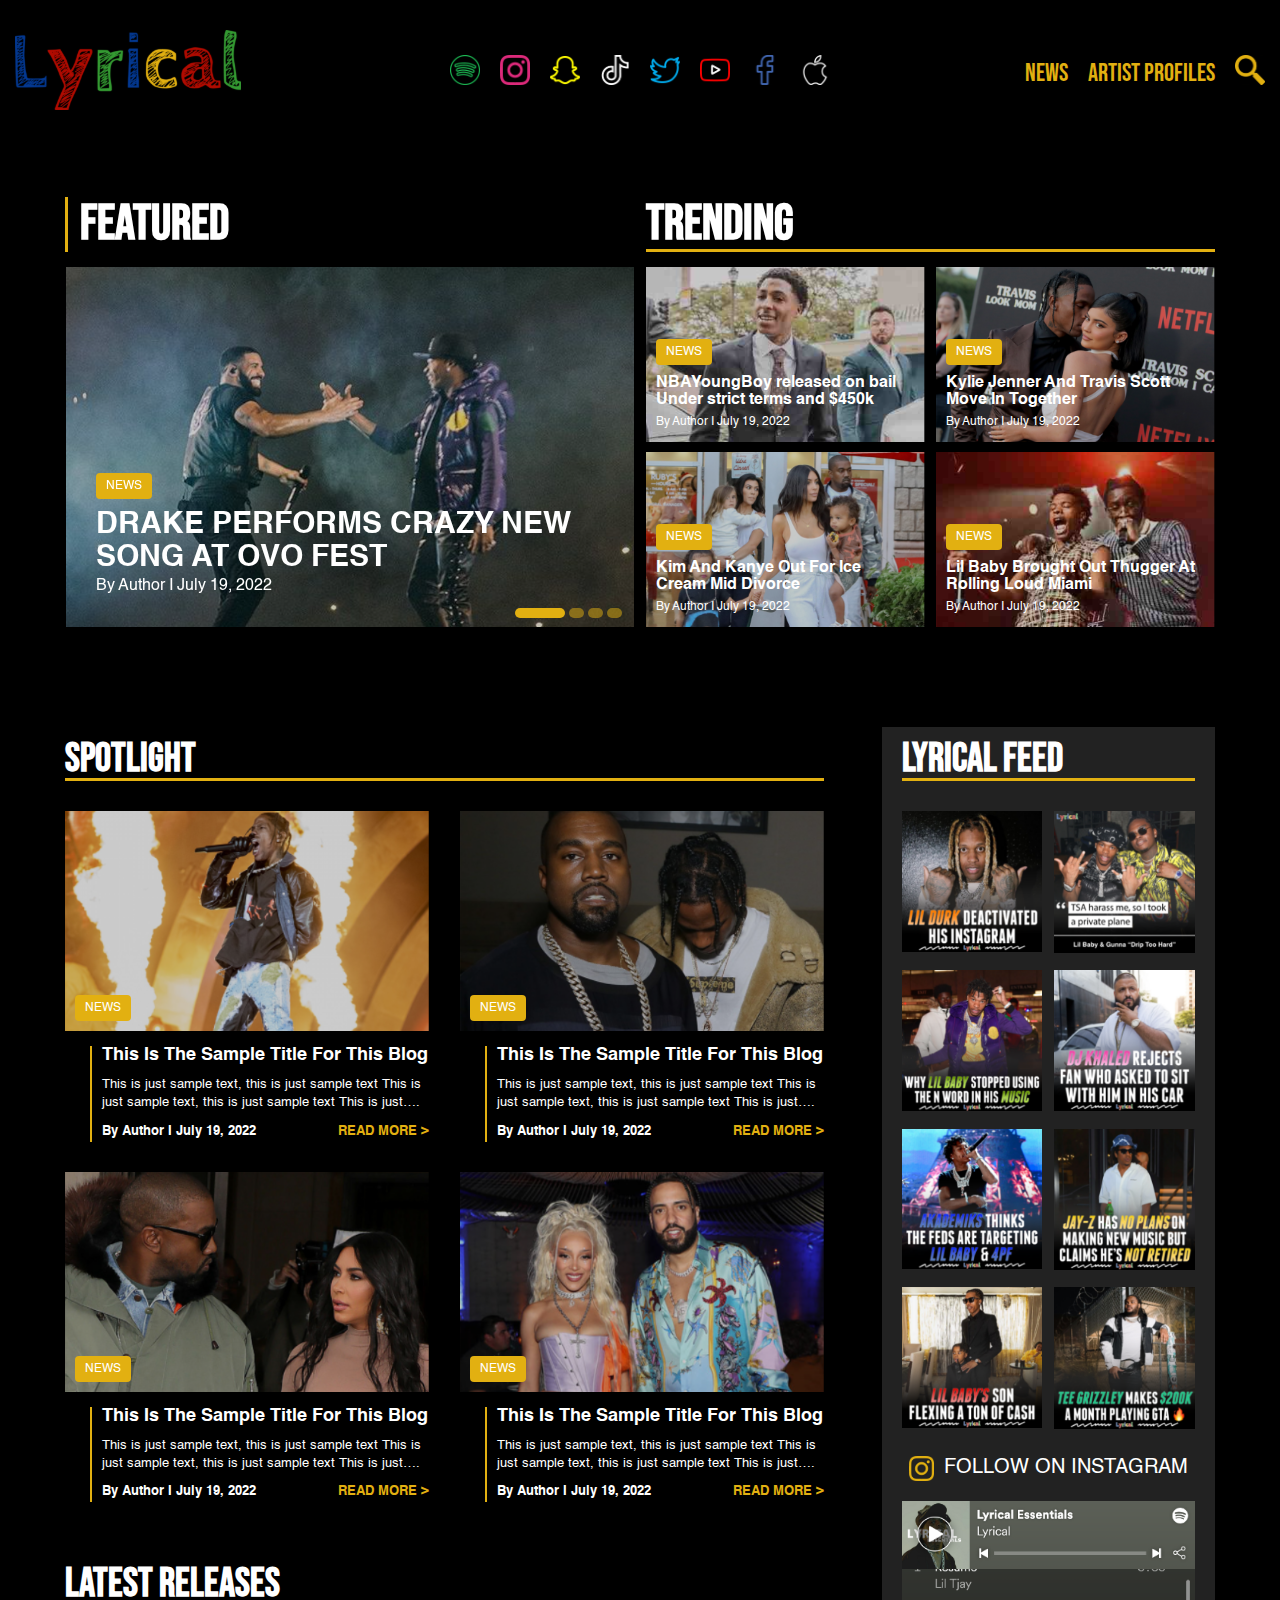
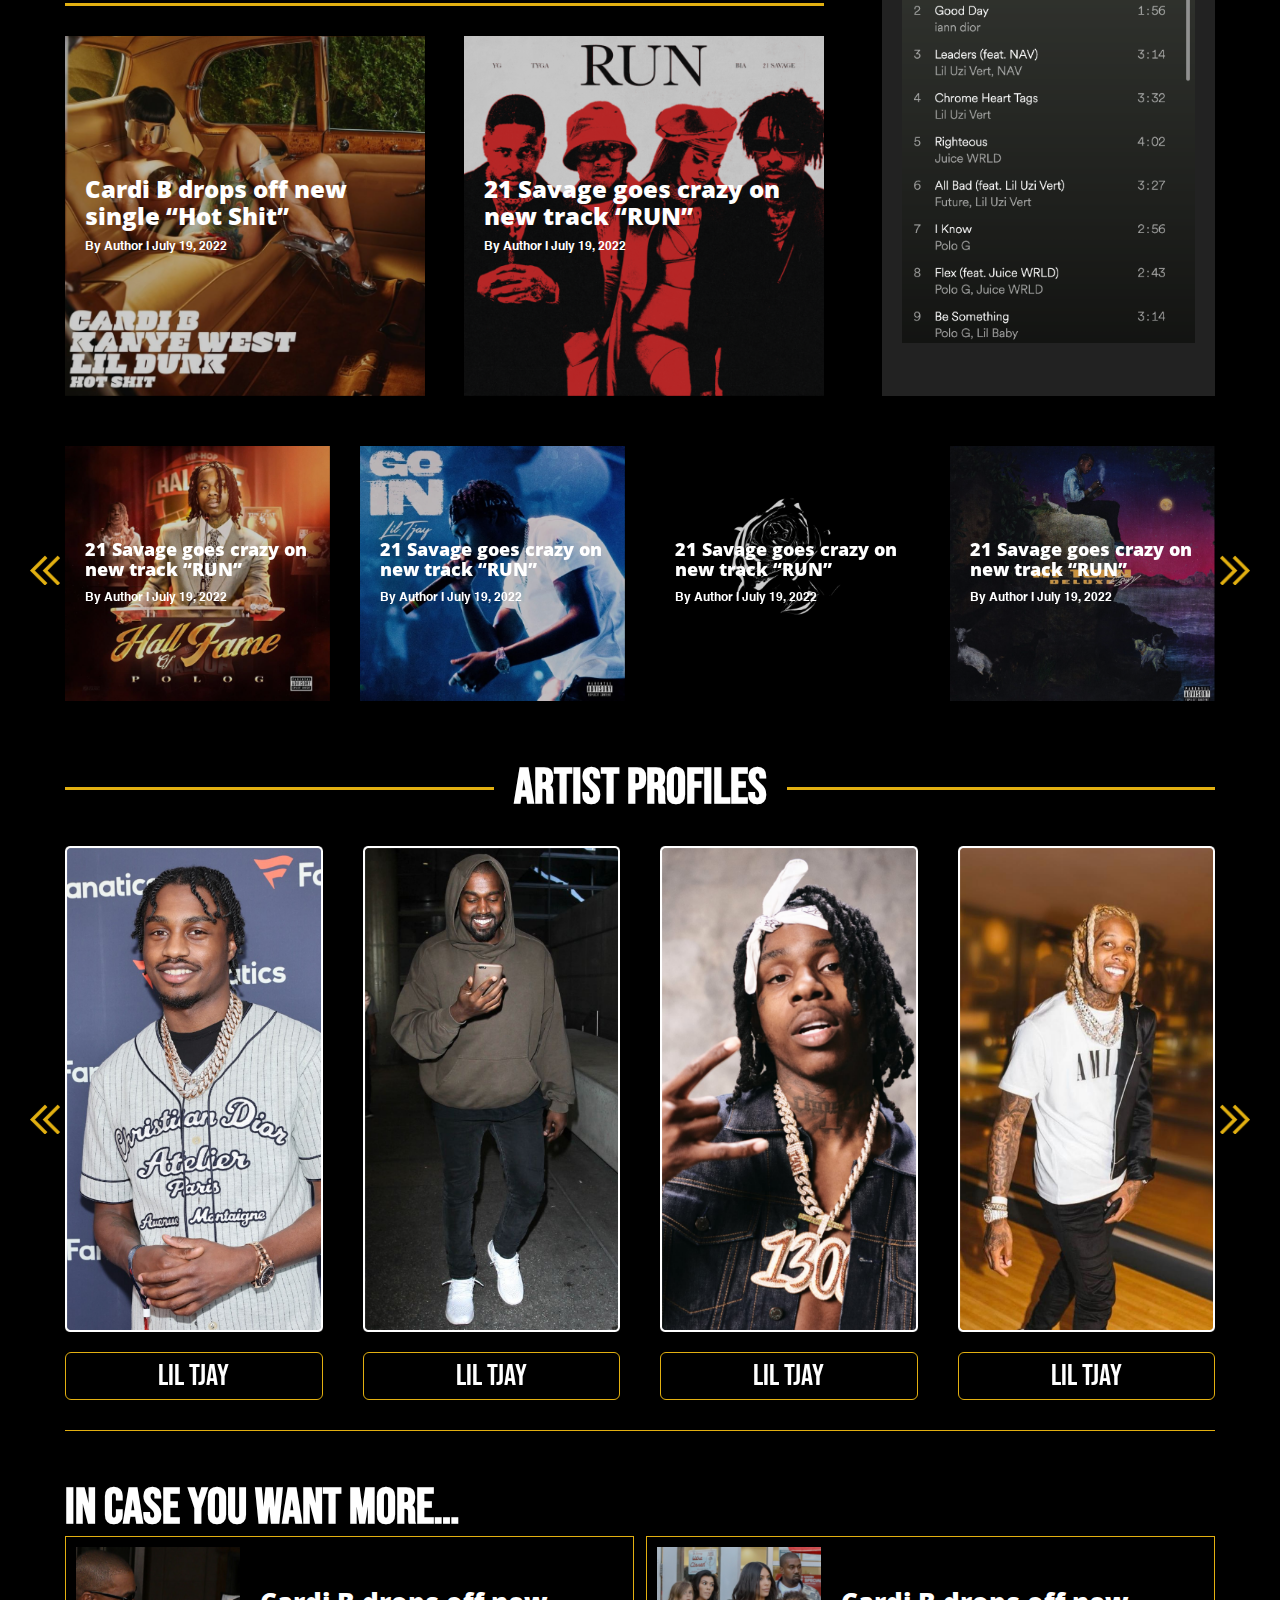
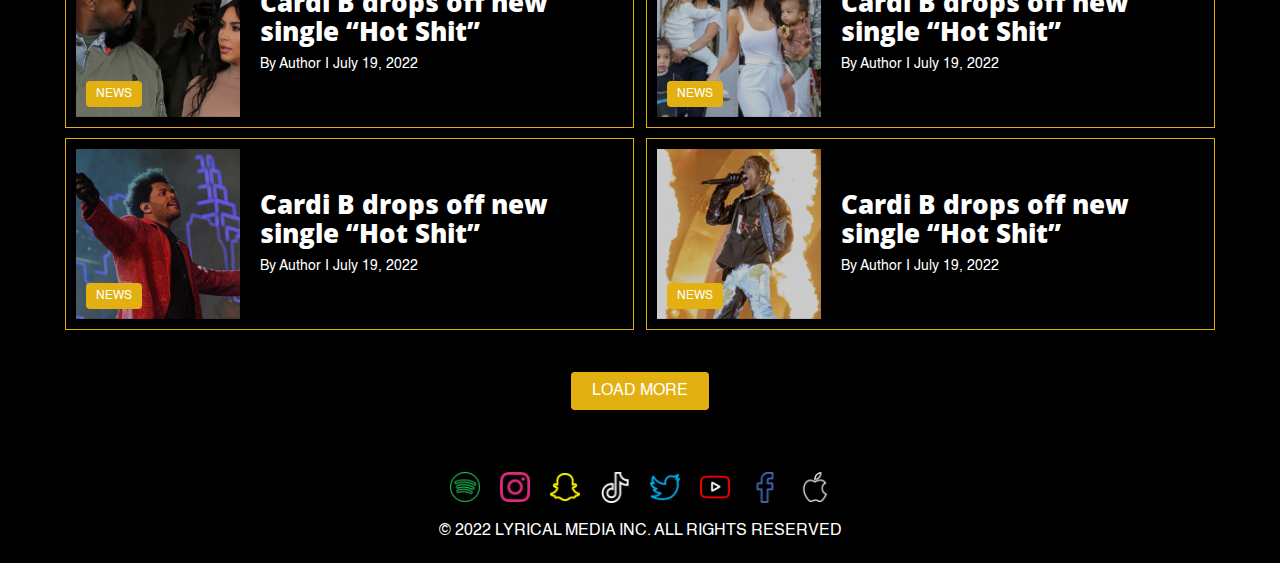
<file: index.html>
<!DOCTYPE html>
<html lang="en">
<head>
    <meta charset="UTF-8">
    <meta http-equiv="X-UA-Compatible" content="IE=edge">
    <meta name="viewport" content="width=device-width, initial-scale=1.0">
    <title>Home - Lyrical</title>

    <!-- Owl Carousel -->
    <link rel="stylesheet" href="https://cdnjs.cloudflare.com/ajax/libs/OwlCarousel2/2.3.4/assets/owl.carousel.min.css">
    <link rel="stylesheet" href="https://cdnjs.cloudflare.com/ajax/libs/OwlCarousel2/2.3.4/assets/owl.theme.default.css">

    <link rel="stylesheet" href="./assets/css/style.css">
</head>
<body>
    
    <!-- Site Header -->
    <header class="site--header">
        <div class="site--container">
            <div class="header--content flex space-between items-center">
                <div class="hamButton">
                    <button class="">
                    <span></span>
                    <span></span>
                    <span></span>
                    </button>
                </div>
                <div class="header--logo">
                    <img src="./assets/img/logo.svg" alt="">
                </div>
                <div class="header--icon">
                    <ul class="social--icon flex">
                        <li>
                            <a href="">
                                <img src="./assets/img/spotify.svg" alt="">
                            </a>
                        </li>
                        <li>
                            <a href="">
                                <img src="./assets/img/instagram.svg" alt="">
                            </a>
                        </li>
                        <li>
                            <a href="">
                                <img src="./assets/img/snapchat.svg" alt="">
                            </a>
                        </li>
                        <li>
                            <a href="">
                                <img src="./assets/img/tik-tok.svg" alt="">
                            </a>
                        </li>
                        <li>
                            <a href="">
                                <img src="./assets/img/twitter.svg" alt="">
                            </a>
                        </li>
                        <li>
                            <a href="">
                                <img src="./assets/img/youtube.svg" alt="">
                            </a>
                        </li>
                        <li>
                            <a href="">
                                <img src="./assets/img/facebook.svg" alt="">
                            </a>
                        </li>
                        <li>
                            <a href="">
                                <img src=".//assets/img/apple.svg" alt="">
                            </a>
                        </li>
                    </ul>
                </div>
                <div class="header--menu flex items-center">
                    <nav class="header--menu_nav">
                        <ul class="main--menu flex">
                            <li>
                                <a href="">News</a>
                            </li>
                            <li>
                                <a href="">ARTIST PROFILES</a>
                            </li>
                        </ul>
                    </nav>
                    <div class="search--icon">
                        <img src="./assets/img/magnifying-glass-search.svg" alt="">
                    </div>
                </div>
            </div>
        </div>
    </header>

    <main>

        <!-- Top Main Section -->
        <section class="top--main">
            <div class="site--container">
                <div class="main--content flex space-between">
                    <div class="main--col featured--block">
                        <h1 class="white featured--title m-hide">FEATURED</h1>
                        <div class="featured--slider owl-carousel owl-theme">
                            <a href="#" class="featured--item" style="background-image:url(./assets/img/fs-item.png) ;">
                                <div class="featured--item_content">
                                    <span class="item--category">NEWS</span>
                                    <h3>DRAKE PERFORMS CRAZY NEW SONG AT OVO FEST</h3>
                                    <span>By Author I July 19, 2022</span>
                                </div>
                            </a>
                            <a href="#" class="featured--item" style="background-image:url(./assets/img/fs-item.png) ;">
                                <div class="featured--item_content">
                                    <span class="item--category">NEWS</span>
                                    <h3>DRAKE PERFORMS CRAZY NEW SONG AT OVO FEST</h3>
                                    <span>By Author I July 19, 2022</span>
                                </div>
                            </a>
                            <a href="#" class="featured--item" style="background-image:url(./assets/img/fs-item.png) ;">
                                <div class="featured--item_content">
                                    <span class="item--category">NEWS</span>
                                    <h3>DRAKE PERFORMS CRAZY NEW SONG AT OVO FEST</h3>
                                    <span>By Author I July 19, 2022</span>
                                </div>
                            </a>
                            <a href="#" class="featured--item" style="background-image:url(./assets/img/fs-item.png) ;">
                                <div class="featured--item_content">
                                    <span class="item--category">NEWS</span>
                                    <h3>DRAKE PERFORMS CRAZY NEW SONG AT OVO FEST</h3>
                                    <span>By Author I July 19, 2022</span>
                                </div>
                            </a>
                        </div>
                    </div>
                    <div class="main--col trending--block">
                        <h1 class="white trending--title">TRENDING</h1>
                        <div class="trending--box flex space-between m-hide">
                            <a href="#" class="trending--box_item" style="background-image: url(./assets/img/tr-1.png);">
                                <div class="trending--boc_content">
                                    <span class="item--category">NEWS</span>
                                    <h6>NBAYoungBoy released on bail Under strict terms and $450k</h6>
                                    <span>By Author I July 19, 2022</span>
                                </div>
                            </a>
                            <a href="#" class="trending--box_item" style="background-image: url(./assets/img/tr-2.png);">
                                <div class="trending--boc_content">
                                    <span class="item--category">NEWS</span>
                                    <h6>Kylie Jenner And Travis Scott Move In Together</h6>
                                    <span>By Author I July 19, 2022</span>
                                </div>
                            </a>
                            <a href="#" class="trending--box_item" style="background-image: url(./assets/img/tr-3.png);">
                                <div class="trending--boc_content">
                                    <span class="item--category">NEWS</span>
                                    <h6>Kim And Kanye Out For Ice Cream Mid Divorce</h6>
                                    <span>By Author I July 19, 2022</span>
                                </div>
                            </a>
                            <a href="#" class="trending--box_item" style="background-image: url(./assets/img/tr-4.png);">
                                <div class="trending--boc_content">
                                    <span class="item--category">NEWS</span>
                                    <h6>Lil Baby Brought Out Thugger At Rolling Loud Miami</h6>
                                    <span>By Author I July 19, 2022</span>
                                </div>
                            </a>
                        </div>
                        <div class="spotlight--content flex space-between m-show trending--mobile">
                            <div class="spotlight--feed">
                                <div class="feed--img" style="background-image: url(./assets/img/sl-1.png);">
                                    <span class="item--category">news</span>
                                </div>
                                <div class="feed--info">
                                    <h5>This Is The Sample Title For This Blog </h5>
                                    <p>This is just sample text, this is just sample text This is just sample text, this is just sample text This is just….</p>
                                    <div class="feed--more flex space-between items-center">
                                        <span>By Author I July 19, 2022</span>
                                        <a href="">READ MORE ></a>
                                    </div>
                                </div>
                            </div>
                            <div class="spotlight--feed">
                                <div class="feed--img" style="background-image: url(./assets/img/sl-2.png);">
                                    <span class="item--category">news</span>
                                </div>
                                <div class="feed--info">
                                    <h5>This Is The Sample Title For This Blog </h5>
                                    <p>This is just sample text, this is just sample text This is just sample text, this is just sample text This is just….</p>
                                    <div class="feed--more flex space-between items-center">
                                        <span>By Author I July 19, 2022</span>
                                        <a href="">READ MORE ></a>
                                    </div>
                                </div>
                            </div>
                            
                        </div>
                    </div>
                </div>
            </div>
        </section>

        <!-- Spotligh or Lyrical Feed -->
        <section class="sl--feed">
            <div class="site--container">
                <div class="sl--content flex space-between">
                    <div class="spotlight--box">
                        <div class="bottom--title">
                            <h2>SPOTLIGHT</h2>
                        </div>
                        <div class="spotlight--content flex space-between">
                            <div class="spotlight--feed">
                                <div class="feed--img" style="background-image: url(./assets/img/sl-1.png);">
                                    <span class="item--category">news</span>
                                </div>
                                <div class="feed--info">
                                    <h5>This Is The Sample Title For This Blog </h5>
                                    <p>This is just sample text, this is just sample text This is just sample text, this is just sample text This is just….</p>
                                    <div class="feed--more flex space-between items-center">
                                        <span>By Author I July 19, 2022</span>
                                        <a href="">READ MORE ></a>
                                    </div>
                                </div>
                            </div>
                            <div class="spotlight--feed">
                                <div class="feed--img" style="background-image: url(./assets/img/sl-2.png);">
                                    <span class="item--category">news</span>
                                </div>
                                <div class="feed--info">
                                    <h5>This Is The Sample Title For This Blog </h5>
                                    <p>This is just sample text, this is just sample text This is just sample text, this is just sample text This is just….</p>
                                    <div class="feed--more flex space-between items-center">
                                        <span>By Author I July 19, 2022</span>
                                        <a href="">READ MORE ></a>
                                    </div>
                                </div>
                            </div>
                            <div class="spotlight--feed">
                                <div class="feed--img" style="background-image: url(./assets/img/sl-3.png);">
                                    <span class="item--category">news</span>
                                </div>
                                <div class="feed--info">
                                    <h5>This Is The Sample Title For This Blog </h5>
                                    <p>This is just sample text, this is just sample text This is just sample text, this is just sample text This is just….</p>
                                    <div class="feed--more flex space-between items-center">
                                        <span>By Author I July 19, 2022</span>
                                        <a href="">READ MORE ></a>
                                    </div>
                                </div>
                            </div>
                            <div class="spotlight--feed">
                                <div class="feed--img" style="background-image: url(./assets/img/sl-4.png);">
                                    <span class="item--category">news</span>
                                </div>
                                <div class="feed--info">
                                    <h5>This Is The Sample Title For This Blog </h5>
                                    <p>This is just sample text, this is just sample text This is just sample text, this is just sample text This is just….</p>
                                    <div class="feed--more flex space-between items-center">
                                        <span>By Author I July 19, 2022</span>
                                        <a href="">READ MORE ></a>
                                    </div>
                                </div>
                            </div>
                        </div>

                        <div class="latest--release">
                            <div class="bottom--title">
                                <h2>LATEST RELEASES</h2>
                            </div>

                            <div class="latest--release_box flex space-between m-hide">
                                <a href="#" class="release--item" style="background-image: url(./assets/img/slr-2.png);">
                                    <div class="release--item_content">
                                        <h5 class="release--title">Cardi B drops off new single “Hot Shit”</h5>
                                        <p class="release--date">By Author I July 19, 2022</p>
                                    </div>
                                </a>
                                <a href="#" class="release--item" style="background-image: url(./assets/img/slr-1.png);">
                                    <div class="release--item_content">
                                        <h5 class="release--title">21 Savage goes crazy on new track “RUN”</h5>
                                        <p class="release--date">By Author I July 19, 2022</p>
                                    </div>
                                </a>
                            </div>

                            <div class="latest--release_box flex space-between m-show">
                                <a href="#" class="release--item" style="background-image: url(./assets/img/slr-2.png);">
                                    <div class="release--item_content">
                                        <h5 class="release--title">Cardi B drops off new single “Hot Shit”</h5>
                                        <p class="release--date">By Author I July 19, 2022</p>
                                    </div>
                                </a>
                                <a href="#" class="release--item" style="background-image: url(./assets/img/slr-1.png);">
                                    <div class="release--item_content">
                                        <h5 class="release--title">21 Savage goes crazy on new track “RUN”</h5>
                                        <p class="release--date">By Author I July 19, 2022</p>
                                    </div>
                                </a>
                                <a href="#" class="release--item" style="background-image: url(./assets/img/lr-1.png);">
                                    <div class="release--item_content">
                                        <h5 class="release--title">Cardi B drops off new single “Hot Shit”</h5>
                                        <p class="release--date">By Author I July 19, 2022</p>
                                    </div>
                                </a>
                                <a href="#" class="release--item" style="background-image: url(./assets/img/lr-2.png);">
                                    <div class="release--item_content">
                                        <h5 class="release--title">21 Savage goes crazy on new track “RUN”</h5>
                                        <p class="release--date">By Author I July 19, 2022</p>
                                    </div>
                                </a>
                                <a href="#" class="release--item" style="background-image: url(./assets/img/lr-3.png);">
                                    <div class="release--item_content">
                                        <h5 class="release--title">Cardi B drops off new single “Hot Shit”</h5>
                                        <p class="release--date">By Author I July 19, 2022</p>
                                    </div>
                                </a>
                                <a href="#" class="release--item" style="background-image: url(./assets/img/lr-4.png);">
                                    <div class="release--item_content">
                                        <h5 class="release--title">21 Savage goes crazy on new track “RUN”</h5>
                                        <p class="release--date">By Author I July 19, 2022</p>
                                    </div>
                                </a>
                            </div>
                        </div>
                    </div>
                    <div class="lyrical--box m-hide">
                        <div class="bottom--title">
                            <h2>LYRICAL FEED</h2>
                        </div>
                        <div class="lyrical--feed flex space-between">
                            <a href="#" class="lyrical--feed_item">
                                <img src="./assets/img/lf-1.png" alt="">
                            </a>
                            <a href="#" class="lyrical--feed_item">
                                <img src="./assets/img/lf-2.png" alt="">
                            </a>
                            <a href="#" class="lyrical--feed_item">
                                <img src="./assets/img/lf-3.png" alt="">
                            </a>
                            <a href="#" class="lyrical--feed_item">
                                <img src="./assets/img/lf-4.png" alt="">
                            </a>
                            <a href="#" class="lyrical--feed_item">
                                <img src="./assets/img/lf-5.png" alt="">
                            </a>
                            <a href="#" class="lyrical--feed_item">
                                <img src="./assets/img/lf-6.png" alt="">
                            </a>
                            <a href="#" class="lyrical--feed_item">
                                <img src="./assets/img/lf-7.png" alt="">
                            </a>
                            <a href="#" class="lyrical--feed_item">
                                <img src="./assets/img/lf-8.png" alt="">
                            </a>
                        </div>

                        <a href="#" class="instagram--btn">
                            <img src="./assets/img/instagram.png" alt="">
                            <span>FOLLOW ON INSTAGRAM</span>
                        </a>

                        <div class="playlist">
                            <img src="./assets/img/playlist.png" alt="">
                        </div>

                    </div>
                </div>
            </div>
        </section>

        <!-- Latest Release Slider -->
        <section class="latest-release m-hide">
            <div class="site--container">
                <div class="release--content">
                    <div class="latest--release_slider owl-carousel owl-theme">
                        <a href="#" class="release--item" style="background-image: url(./assets/img/lr-1.png);">
                            <div class="release--item_content">
                                <h5 class="release--title">21 Savage goes crazy on new track “RUN”</h5>
                                <p class="release--date">By Author I July 19, 2022</p>
                            </div>
                        </a>
                        <a href="#" class="release--item" style="background-image: url(./assets/img/lr-2.png);">
                            <div class="release--item_content">
                                <h5 class="release--title">21 Savage goes crazy on new track “RUN”</h5>
                                <p class="release--date">By Author I July 19, 2022</p>
                            </div>
                        </a>
                        <a href="#" class="release--item" style="background-image: url(./assets/img/lr-3.png);">
                            <div class="release--item_content">
                                <h5 class="release--title">21 Savage goes crazy on new track “RUN”</h5>
                                <p class="release--date">By Author I July 19, 2022</p>
                            </div>
                        </a>
                        <a href="#" class="release--item" style="background-image: url(./assets/img/lr-4.png);">
                            <div class="release--item_content">
                                <h5 class="release--title">21 Savage goes crazy on new track “RUN”</h5>
                                <p class="release--date">By Author I July 19, 2022</p>
                            </div>
                        </a>
                        <a href="#" class="release--item" style="background-image: url(./assets/img/lr-1.png);">
                            <div class="release--item_content">
                                <h5 class="release--title">21 Savage goes crazy on new track “RUN”</h5>
                                <p class="release--date">By Author I July 19, 2022</p>
                            </div>
                        </a>
                    </div>
                </div>
            </div>
        </section>

        <!-- ARTIST PROFILES -->
        <section class="artist--profile">
            <div class="site--container">
                <div class="artist--content">
                    <div class="border--title">
                        <h1 class="innerTitle">ARTIST PROFILES</h1>
                    </div>
                    <div class="artist--slider owl-carousel owl-theme m-hide">
                        <div class="artist--slide">
                            <img src="./assets/img/ap-1.png" alt="">
                            <a href="" class="artist--link">LIL TJAY</a>
                        </div>
                        <div class="artist--slide">
                            <img src="./assets/img/ap-2.png" alt="">
                            <a href="" class="artist--link">LIL TJAY</a>
                        </div>
                        <div class="artist--slide">
                            <img src="./assets/img/ap-3.png" alt="">
                            <a href="" class="artist--link">LIL TJAY</a>
                        </div>
                        <div class="artist--slide">
                            <img src="./assets/img/ap-4.png" alt="">
                            <a href="" class="artist--link">LIL TJAY</a>
                        </div>
                        <div class="artist--slide">
                            <img src="./assets/img/ap-1.png" alt="">
                            <a href="" class="artist--link">LIL TJAY</a>
                        </div>
                    </div>

                    <div class="m--artist m-show">
                        <div class="msingle--artist flex">
                            <div class="martist--img">
                                <img src="./assets/img/mb-1.png" alt="">
                            </div>
                            <div class="martist--info">
                                <h5 class="martist--name">Ski Mask The Slump God</h5>

                                <ul class="martist--list">
                                    <li>Age: 26</li>
                                    <li>Born: Los Angeles, CA</li>
                                    <li>Birthday: April 18, 1996</li>
                                </ul>
                                <a href="" class="site--btn">Read More</a>
                            </div>
                        </div>
                        <div class="msingle--artist flex">
                            <div class="martist--img">
                                <img src="./assets/img/mb-2.png" alt="">
                            </div>
                            <div class="martist--info">
                                <h5 class="martist--name">Polo G</h5>

                                <ul class="martist--list">
                                    <li>Age: 26</li>
                                    <li>Born: Los Angeles, CA</li>
                                    <li>Birthday: April 18, 1996</li>
                                </ul>
                                <a href="" class="site--btn">Read More</a>
                            </div>
                        </div>
                    </div>

                </div>
            </div>
        </section>

        <!-- IN CASE YOU WANT MORE… -->
        <section class="case--section">
            <div class="site--container">
                <div class="case--content">
                    <h1>IN CASE YOU WANT MORE…</h1>
                    <div class="case--box flex space-between"> 
                        <a href="#" class="case--box_item flex space-between items-center">
                            <div class="case--img" style="background-image: url(./assets/img/c1.png);">
                                <span class="item--category">news</span>
                            </div>
                            <div class="case--info">
                                <h4 class="case--info_title">Cardi B drops off new single “Hot Shit”</h4>
                                <p class="case--info_date">By Author I July 19, 2022</p>
                                <span class="mobile--readMore">READ MORE ></span>
                            </div>
                        </a>
                        <a href="#" class="case--box_item flex space-between items-center">
                            <div class="case--img" style="background-image: url(./assets/img/c2.png);">
                                <span class="item--category">news</span>
                            </div>
                            <div class="case--info">
                                <h4 class="case--info_title">Cardi B drops off new single “Hot Shit”</h4>
                                <p class="case--info_date">By Author I July 19, 2022</p>
                                <span class="mobile--readMore">READ MORE ></span>
                            </div>
                        </a>
                        <a href="#" class="case--box_item flex space-between items-center">
                            <div class="case--img" style="background-image: url(./assets/img/c3.png);">
                                <span class="item--category">news</span>
                            </div>
                            <div class="case--info">
                                <h4 class="case--info_title">Cardi B drops off new single “Hot Shit”</h4>
                                <p class="case--info_date">By Author I July 19, 2022</p>
                                <span class="mobile--readMore">READ MORE ></span>
                            </div>
                        </a>
                        <a href="#" class="case--box_item flex space-between items-center">
                            <div class="case--img" style="background-image: url(./assets/img/c4.png);">
                                <span class="item--category">news</span>
                            </div>
                            <div class="case--info">
                                <h4 class="case--info_title">Cardi B drops off new single “Hot Shit”</h4>
                                <p class="case--info_date">By Author I July 19, 2022</p>
                                <span class="mobile--readMore">READ MORE ></span>
                            </div>
                        </a>
                    </div>

                    <div class="load--more text-center">
                        <a href="" class="site--btn">Load More</a>
                    </div>
                </div>
            </div>
        </section>

    </main>

    <footer class="site--footer">
        <div class="site--container">
            <div class="footer--content text-center">
                <ul class="social--icon flex justify-center">
                    <li>
                        <a href="">
                            <img src="./assets/img/spotify.svg" alt="">
                        </a>
                    </li>
                    <li>
                        <a href="">
                            <img src="./assets/img/instagram.svg" alt="">
                        </a>
                    </li>
                    <li>
                        <a href="">
                            <img src="./assets/img/snapchat.svg" alt="">
                        </a>
                    </li>
                    <li>
                        <a href="">
                            <img src="./assets/img/tik-tok.svg" alt="">
                        </a>
                    </li>
                    <li>
                        <a href="">
                            <img src="./assets/img/twitter.svg" alt="">
                        </a>
                    </li>
                    <li>
                        <a href="">
                            <img src="./assets/img/youtube.svg" alt="">
                        </a>
                    </li>
                    <li>
                        <a href="">
                            <img src="./assets/img/facebook.svg" alt="">
                        </a>
                    </li>
                    <li>
                        <a href="">
                            <img src=".//assets/img/apple.svg" alt="">
                        </a>
                    </li>
                </ul>
                <p class="copyright--text">© 2022 LYRICAL MEDIA INC. ALL RIGHTS RESERVED</p>
            </div>
        </div>
    </footer>
    
    <script src="https://code.jquery.com/jquery-3.6.0.min.js"></script>

    <!-- Owl Carousel JS -->
    <script src="https://cdnjs.cloudflare.com/ajax/libs/OwlCarousel2/2.3.4/owl.carousel.min.js"></script>

    <script src="./assets/js/script.js"></script>

</body>
</html>
</file>
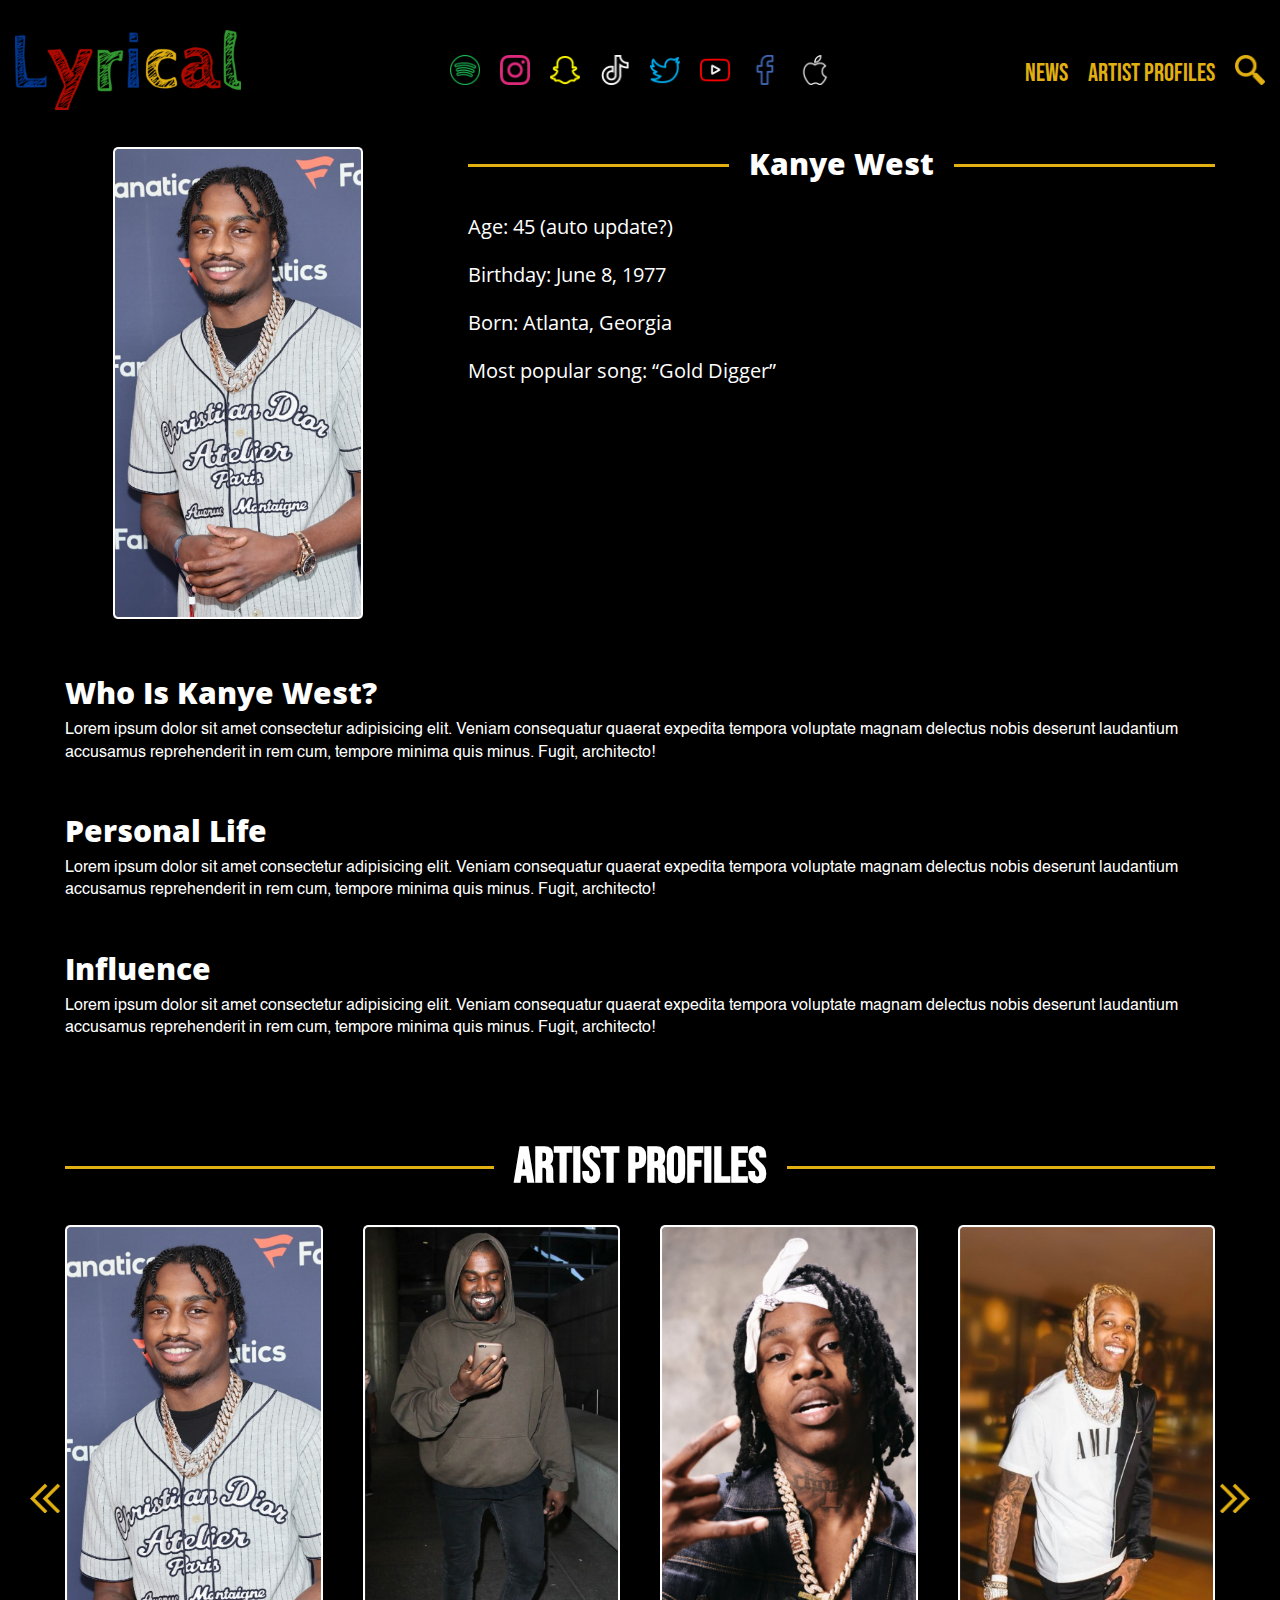
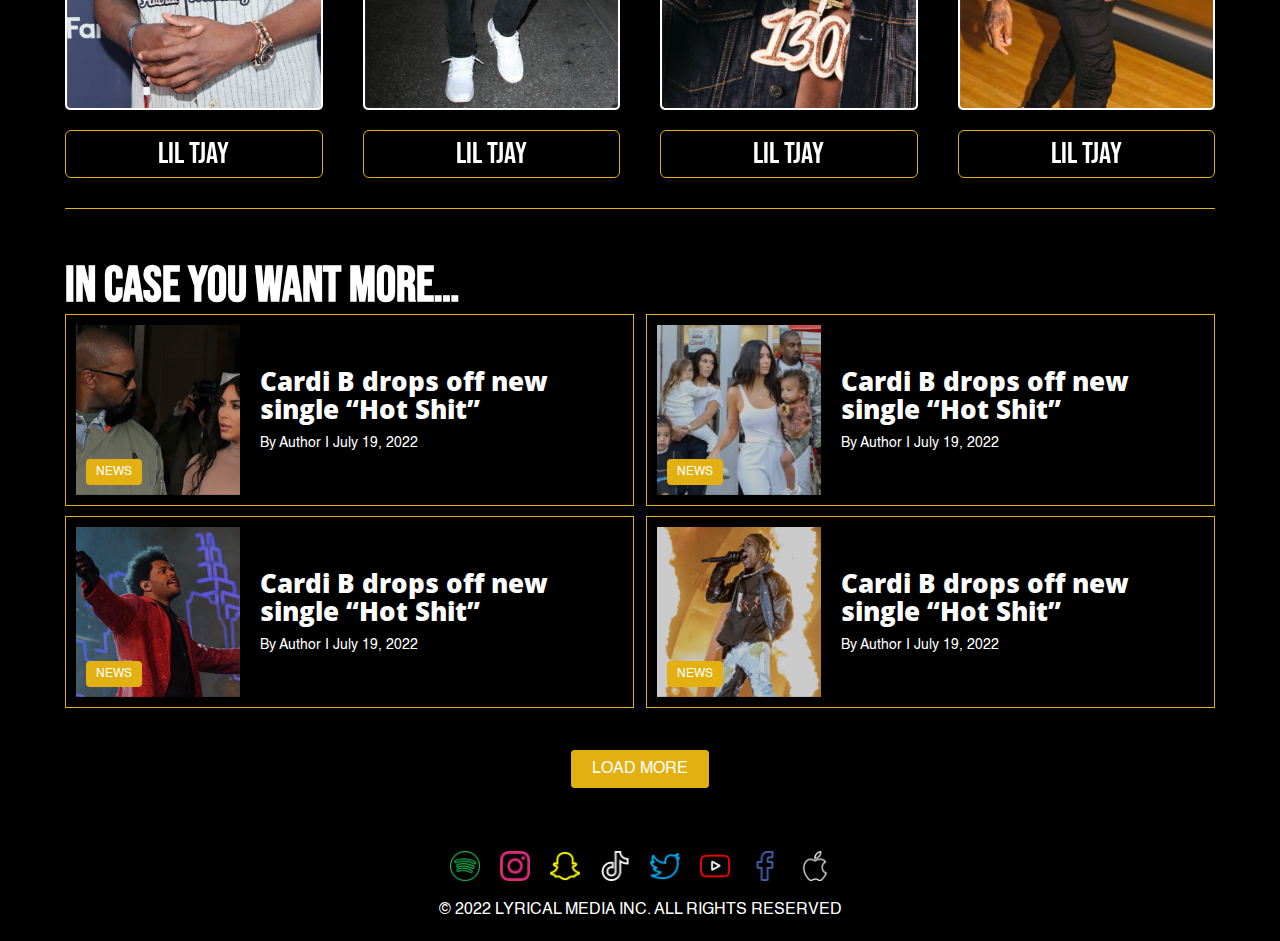
<file: artist-profile.html>
<!DOCTYPE html>
<html lang="en">
<head>
    <meta charset="UTF-8">
    <meta http-equiv="X-UA-Compatible" content="IE=edge">
    <meta name="viewport" content="width=device-width, initial-scale=1.0">
    <title>Artist Profile - Lyrical</title>

    <!-- Owl Carousel -->
    <link rel="stylesheet" href="https://cdnjs.cloudflare.com/ajax/libs/OwlCarousel2/2.3.4/assets/owl.carousel.min.css">
    <link rel="stylesheet" href="https://cdnjs.cloudflare.com/ajax/libs/OwlCarousel2/2.3.4/assets/owl.theme.default.css">

    <link rel="stylesheet" href="./assets/css/style.css">
</head>
<body>
    
    <!-- Site Header -->
    <header class="site--header">
        <div class="site--container">
            <div class="header--content flex space-between items-center">
                <div class="hamButton">
                    <button class="">
                    <span></span>
                    <span></span>
                    <span></span>
                    </button>
                </div>
                <div class="header--logo">
                    <img src="./assets/img/logo.svg" alt="">
                </div>
                <div class="header--icon">
                    <ul class="social--icon flex">
                        <li>
                            <a href="">
                                <img src="./assets/img/spotify.svg" alt="">
                            </a>
                        </li>
                        <li>
                            <a href="">
                                <img src="./assets/img/instagram.svg" alt="">
                            </a>
                        </li>
                        <li>
                            <a href="">
                                <img src="./assets/img/snapchat.svg" alt="">
                            </a>
                        </li>
                        <li>
                            <a href="">
                                <img src="./assets/img/tik-tok.svg" alt="">
                            </a>
                        </li>
                        <li>
                            <a href="">
                                <img src="./assets/img/twitter.svg" alt="">
                            </a>
                        </li>
                        <li>
                            <a href="">
                                <img src="./assets/img/youtube.svg" alt="">
                            </a>
                        </li>
                        <li>
                            <a href="">
                                <img src="./assets/img/facebook.svg" alt="">
                            </a>
                        </li>
                        <li>
                            <a href="">
                                <img src=".//assets/img/apple.svg" alt="">
                            </a>
                        </li>
                    </ul>
                </div>
                <div class="header--menu flex items-center">
                    <nav class="header--menu_nav">
                        <ul class="main--menu flex">
                            <li>
                                <a href="">News</a>
                            </li>
                            <li>
                                <a href="">ARTIST PROFILES</a>
                            </li>
                        </ul>
                    </nav>
                    <div class="search--icon">
                        <img src="./assets/img/magnifying-glass-search.svg" alt="">
                    </div>
                </div>
            </div>
        </div>
    </header>

    <main>

        <!-- Profile Section -->
        <section class="profile--section">
            <div class="site--container">
                <div class="profile--content">

                    <div class="single--artist flex space-between">
                        <div class="artist--img">
                            <img src="./assets/img/ap-1.png" alt="">
                        </div>
                        <div class="artist--bio">
                            <div class="border--title">
                                <h3 class="artist--title">Kanye West</h3>
                            </div>
                            <ul class="bio--list">
                                <li>Age: 45 (auto update?)</li>
                                <li>Birthday: June 8, 1977</li>
                                <li>Born: Atlanta, Georgia</li>
                                <li>Most popular song: “Gold Digger”</li>
                            </ul>
                        </div>
                    </div>

                    <div class="single--artistMoreInfo">
                        <h3>Who Is Kanye West?</h3>
                        <p>Lorem ipsum dolor sit amet consectetur adipisicing elit. Veniam consequatur quaerat expedita tempora voluptate magnam delectus nobis deserunt laudantium accusamus reprehenderit in rem cum, tempore minima quis minus. Fugit, architecto!</p>
                    </div>            
                    <div class="single--artistMoreInfo">
                        <h3>Personal Life</h3>
                        <p>Lorem ipsum dolor sit amet consectetur adipisicing elit. Veniam consequatur quaerat expedita tempora voluptate magnam delectus nobis deserunt laudantium accusamus reprehenderit in rem cum, tempore minima quis minus. Fugit, architecto!</p>
                    </div>            
                    <div class="single--artistMoreInfo">
                        <h3>Influence</h3>
                        <p>Lorem ipsum dolor sit amet consectetur adipisicing elit. Veniam consequatur quaerat expedita tempora voluptate magnam delectus nobis deserunt laudantium accusamus reprehenderit in rem cum, tempore minima quis minus. Fugit, architecto!</p>
                    </div>            
                </div>
            </div>
        </section>

        <!-- ARTIST PROFILES -->
        <section class="artist--profile">
            <div class="site--container">
                <div class="artist--content">
                    <div class="border--title">
                        <h1 class="innerTitle">ARTIST PROFILES</h1>
                    </div>
                    <div class="artist--slider owl-carousel owl-theme m-hide">
                        <div class="artist--slide">
                            <img src="./assets/img/ap-1.png" alt="">
                            <a href="" class="artist--link">LIL TJAY</a>
                        </div>
                        <div class="artist--slide">
                            <img src="./assets/img/ap-2.png" alt="">
                            <a href="" class="artist--link">LIL TJAY</a>
                        </div>
                        <div class="artist--slide">
                            <img src="./assets/img/ap-3.png" alt="">
                            <a href="" class="artist--link">LIL TJAY</a>
                        </div>
                        <div class="artist--slide">
                            <img src="./assets/img/ap-4.png" alt="">
                            <a href="" class="artist--link">LIL TJAY</a>
                        </div>
                        <div class="artist--slide">
                            <img src="./assets/img/ap-1.png" alt="">
                            <a href="" class="artist--link">LIL TJAY</a>
                        </div>
                    </div>

                    <div class="m--artist m-show">
                        <div class="msingle--artist flex">
                            <div class="martist--img">
                                <img src="./assets/img/mb-1.png" alt="">
                            </div>
                            <div class="martist--info">
                                <h5 class="martist--name">Ski Mask The Slump God</h5>

                                <ul class="martist--list">
                                    <li>Age: 26</li>
                                    <li>Born: Los Angeles, CA</li>
                                    <li>Birthday: April 18, 1996</li>
                                </ul>
                                <a href="" class="site--btn">Read More</a>
                            </div>
                        </div>
                        <div class="msingle--artist flex">
                            <div class="martist--img">
                                <img src="./assets/img/mb-2.png" alt="">
                            </div>
                            <div class="martist--info">
                                <h5 class="martist--name">Polo G</h5>

                                <ul class="martist--list">
                                    <li>Age: 26</li>
                                    <li>Born: Los Angeles, CA</li>
                                    <li>Birthday: April 18, 1996</li>
                                </ul>
                                <a href="" class="site--btn">Read More</a>
                            </div>
                        </div>
                    </div>

                </div>
            </div>
        </section>

        <!-- IN CASE YOU WANT MORE… -->
        <section class="case--section">
            <div class="site--container">
                <div class="case--content">
                    <h1>IN CASE YOU WANT MORE…</h1>
                    <div class="case--box flex space-between"> 
                        <a href="#" class="case--box_item flex space-between items-center">
                            <div class="case--img" style="background-image: url(./assets/img/c1.png);">
                                <span class="item--category">news</span>
                            </div>
                            <div class="case--info">
                                <h4 class="case--info_title">Cardi B drops off new single “Hot Shit”</h4>
                                <p class="case--info_date">By Author I July 19, 2022</p>
                            </div>
                        </a>
                        <a href="#" class="case--box_item flex space-between items-center">
                            <div class="case--img" style="background-image: url(./assets/img/c2.png);">
                                <span class="item--category">news</span>
                            </div>
                            <div class="case--info">
                                <h4 class="case--info_title">Cardi B drops off new single “Hot Shit”</h4>
                                <p class="case--info_date">By Author I July 19, 2022</p>
                            </div>
                        </a>
                        <a href="#" class="case--box_item flex space-between items-center">
                            <div class="case--img" style="background-image: url(./assets/img/c3.png);">
                                <span class="item--category">news</span>
                            </div>
                            <div class="case--info">
                                <h4 class="case--info_title">Cardi B drops off new single “Hot Shit”</h4>
                                <p class="case--info_date">By Author I July 19, 2022</p>
                            </div>
                        </a>
                        <a href="#" class="case--box_item flex space-between items-center">
                            <div class="case--img" style="background-image: url(./assets/img/c4.png);">
                                <span class="item--category">news</span>
                            </div>
                            <div class="case--info">
                                <h4 class="case--info_title">Cardi B drops off new single “Hot Shit”</h4>
                                <p class="case--info_date">By Author I July 19, 2022</p>
                            </div>
                        </a>
                    </div>

                    <div class="load--more text-center">
                        <a href="" class="site--btn">Load More</a>
                    </div>
                </div>
            </div>
        </section>

    </main>

    <footer class="site--footer">
        <div class="site--container">
            <div class="footer--content text-center">
                <ul class="social--icon flex justify-center">
                    <li>
                        <a href="">
                            <img src="./assets/img/spotify.svg" alt="">
                        </a>
                    </li>
                    <li>
                        <a href="">
                            <img src="./assets/img/instagram.svg" alt="">
                        </a>
                    </li>
                    <li>
                        <a href="">
                            <img src="./assets/img/snapchat.svg" alt="">
                        </a>
                    </li>
                    <li>
                        <a href="">
                            <img src="./assets/img/tik-tok.svg" alt="">
                        </a>
                    </li>
                    <li>
                        <a href="">
                            <img src="./assets/img/twitter.svg" alt="">
                        </a>
                    </li>
                    <li>
                        <a href="">
                            <img src="./assets/img/youtube.svg" alt="">
                        </a>
                    </li>
                    <li>
                        <a href="">
                            <img src="./assets/img/facebook.svg" alt="">
                        </a>
                    </li>
                    <li>
                        <a href="">
                            <img src=".//assets/img/apple.svg" alt="">
                        </a>
                    </li>
                </ul>
                <p class="copyright--text">© 2022 LYRICAL MEDIA INC. ALL RIGHTS RESERVED</p>
            </div>
        </div>
    </footer>
    
    <script src="https://code.jquery.com/jquery-3.6.0.min.js"></script>

    <!-- Owl Carousel JS -->
    <script src="https://cdnjs.cloudflare.com/ajax/libs/OwlCarousel2/2.3.4/owl.carousel.min.js"></script>

    <script src="./assets/js/script.js"></script>

</body>
</html>
</file>
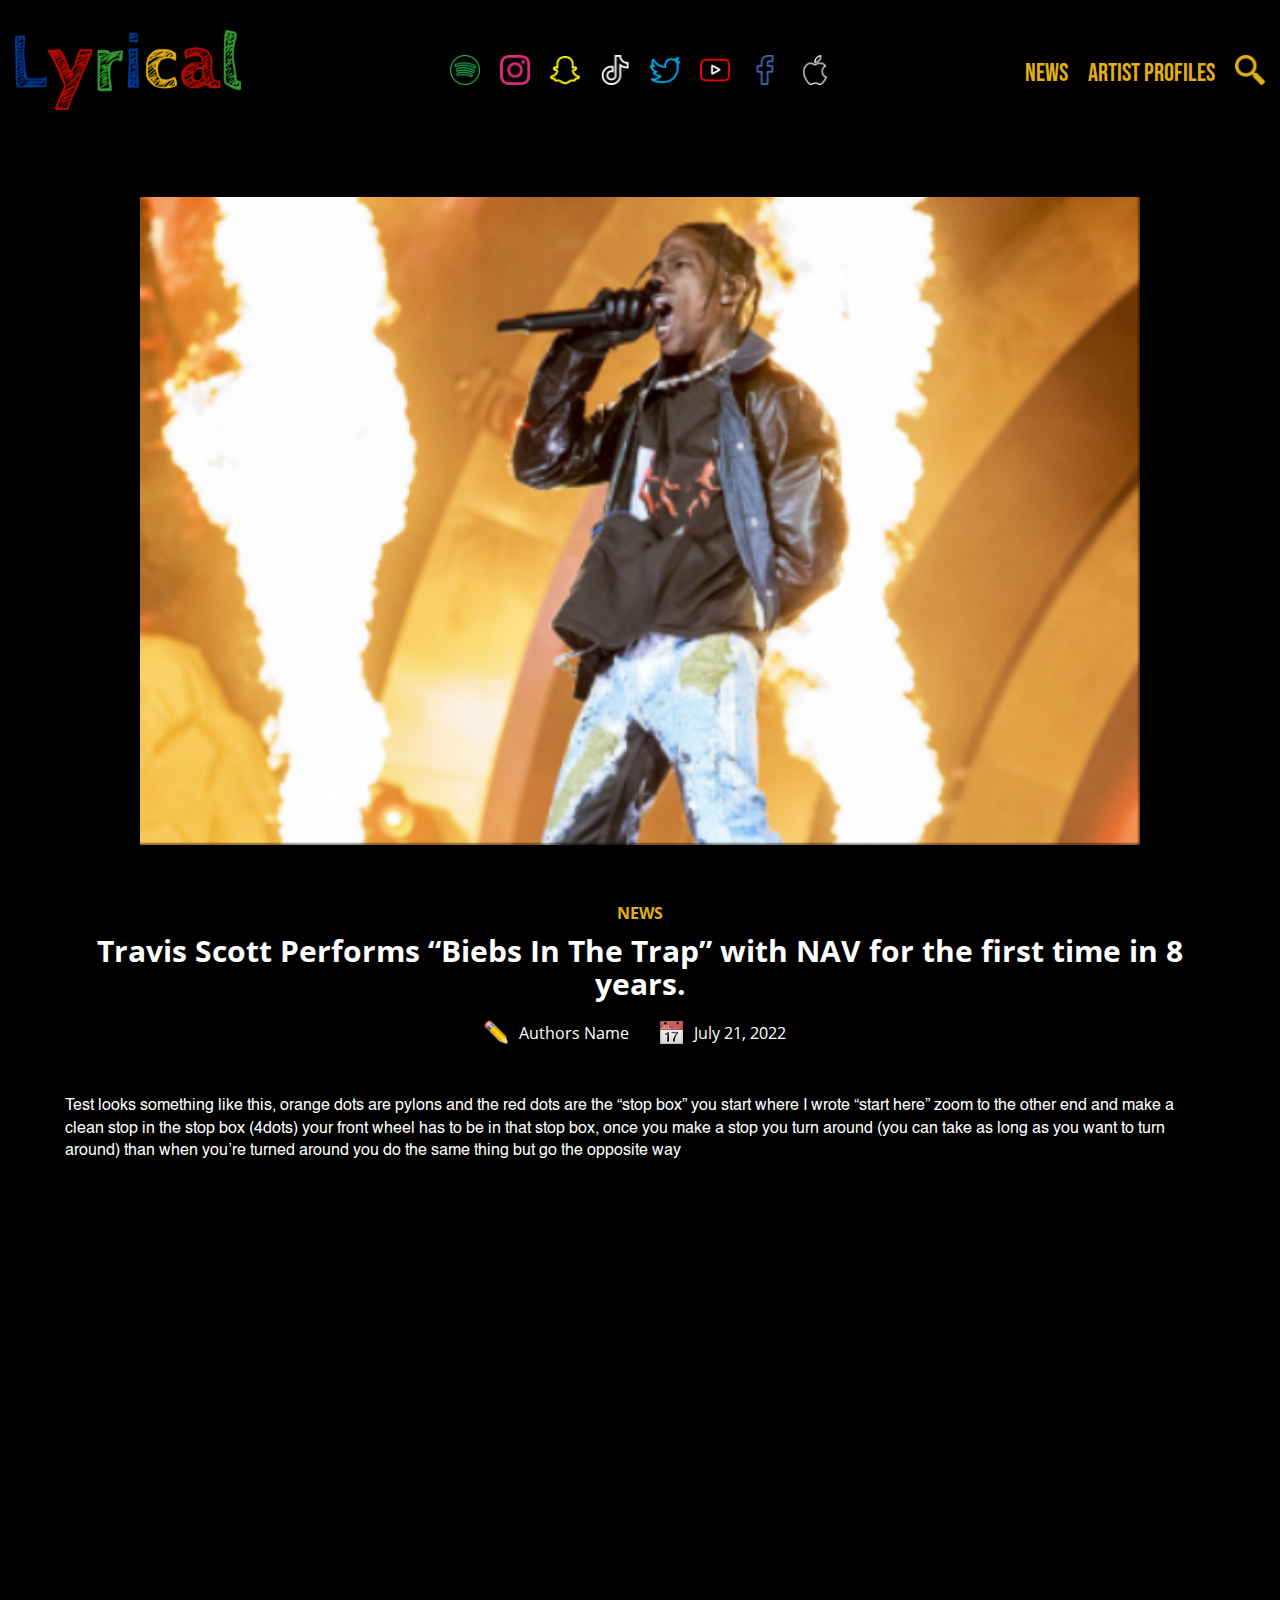
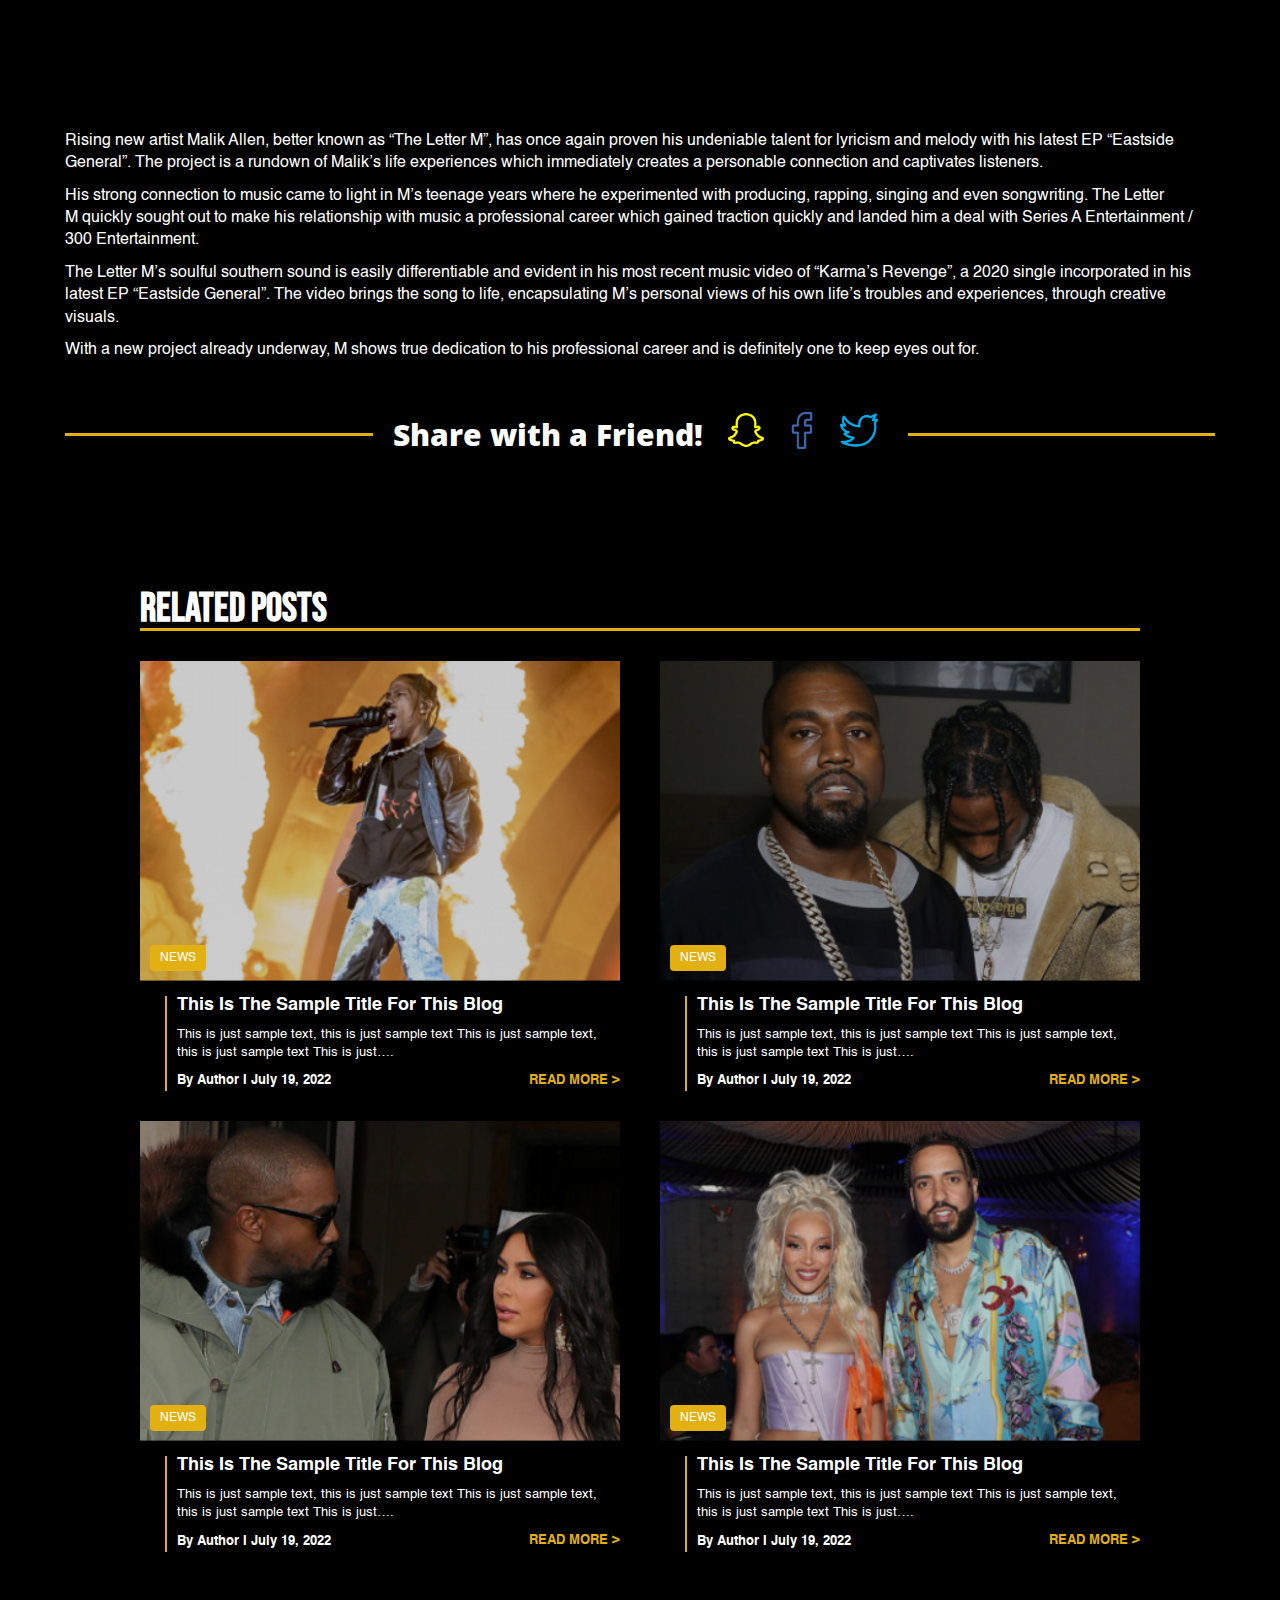
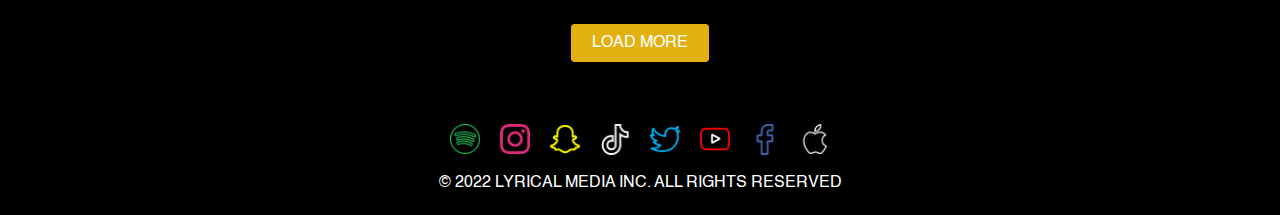
<file: detail.html>
<!DOCTYPE html>
<html lang="en">
<head>
    <meta charset="UTF-8">
    <meta http-equiv="X-UA-Compatible" content="IE=edge">
    <meta name="viewport" content="width=device-width, initial-scale=1.0">
    <title>Post Detail - Lyrical </title>

    <!-- Owl Carousel -->
    <link rel="stylesheet" href="https://cdnjs.cloudflare.com/ajax/libs/OwlCarousel2/2.3.4/assets/owl.carousel.min.css">
    <link rel="stylesheet" href="https://cdnjs.cloudflare.com/ajax/libs/OwlCarousel2/2.3.4/assets/owl.theme.default.css">

    <link rel="stylesheet" href="./assets/css/style.css">
</head>
<body>
    
    <!-- Site Header -->
    <header class="site--header">
        <div class="site--container">
            <div class="header--content flex space-between items-center">
                <div class="hamButton">
                    <button class="">
                    <span></span>
                    <span></span>
                    <span></span>
                    </button>
                </div>
                <div class="header--logo">
                    <img src="./assets/img/logo.svg" alt="">
                </div>
                <div class="header--icon">
                    <ul class="social--icon flex">
                        <li>
                            <a href="">
                                <img src="./assets/img/spotify.svg" alt="">
                            </a>
                        </li>
                        <li>
                            <a href="">
                                <img src="./assets/img/instagram.svg" alt="">
                            </a>
                        </li>
                        <li>
                            <a href="">
                                <img src="./assets/img/snapchat.svg" alt="">
                            </a>
                        </li>
                        <li>
                            <a href="">
                                <img src="./assets/img/tik-tok.svg" alt="">
                            </a>
                        </li>
                        <li>
                            <a href="">
                                <img src="./assets/img/twitter.svg" alt="">
                            </a>
                        </li>
                        <li>
                            <a href="">
                                <img src="./assets/img/youtube.svg" alt="">
                            </a>
                        </li>
                        <li>
                            <a href="">
                                <img src="./assets/img/facebook.svg" alt="">
                            </a>
                        </li>
                        <li>
                            <a href="">
                                <img src=".//assets/img/apple.svg" alt="">
                            </a>
                        </li>
                    </ul>
                </div>
                <div class="header--menu flex items-center">
                    <nav class="header--menu_nav">
                        <ul class="main--menu flex">
                            <li>
                                <a href="">News</a>
                            </li>
                            <li>
                                <a href="">ARTIST PROFILES</a>
                            </li>
                        </ul>
                    </nav>
                    <div class="search--icon">
                        <img src="./assets/img/magnifying-glass-search.svg" alt="">
                    </div>
                </div>
            </div>
        </div>
    </header>

    <main>

        <!-- Post Detail -->
        <section class="post--detail">
            <div class="site--container">
                <div class="post--content">
                    <div class="post--featuredImg">
                        <img src="./assets/img/sl-1.png" alt="">
                    </div>
                    <div class="post--mainContent">
                        <p class="post--category">NEWS</p>
                        <h3 class="post--title">Travis Scott Performs “Biebs In The Trap” with NAV for the first time in 8 years.</h3>
                        <ul class="post--info">
                            <li>
                                <img src="./assets/img/pencil-icon.svg" alt="">
                                <span>Authors Name</span>
                            </li>
                            <li>
                                <img src="./assets/img/calendar-icon.svg" alt="">
                                <span>July 21, 2022</span>
                            </li>
                        </ul>
                        <div class="article--content">
                            <p>
                                Test looks something like this, orange dots are pylons and the red dots are the “stop box” you start where I wrote “start here” zoom to the other end and make a clean stop in the stop box (4dots) your front wheel has to be in that stop box, once you make a stop you turn around (you can take as long as you want to turn around) than when you’re turned around you do the same thing but go the opposite way
                            </p>
                            <iframe width="560" height="500" src="https://www.youtube-nocookie.com/embed/VqXbDwCbNiw" title="YouTube video player" frameborder="0" allow="accelerometer; autoplay; clipboard-write; encrypted-media; gyroscope; picture-in-picture" allowfullscreen></iframe>
                            <p>
                                Rising new artist Malik Allen, better known as “The Letter M”, has once again proven his undeniable talent for lyricism and melody with his latest EP “Eastside General”. The project is a rundown of Malik’s life experiences which immediately creates a personable connection and captivates listeners.
                            </p>
                            <p>
                                His strong connection to music came to light in M’s teenage years where he experimented with producing, rapping, singing and even songwriting. The Letter M quickly sought out to make his relationship with music a professional career which gained traction quickly and landed him a deal with Series A Entertainment / 300 Entertainment.
                            </p>
                            <p>
                                The Letter M’s soulful southern sound is easily differentiable and evident in his most recent music video of “Karma’s Revenge”, a 2020 single incorporated in his latest EP “Eastside General”. The video brings the song to life, encapsulating M’s personal views of his own life’s troubles and experiences, through creative visuals.
                            </p>
                            <p>
                                With a new project already underway, M shows true dedication to his professional career and is definitely one to keep eyes out for.
                            </p>
                        </div>

                        <div class="border--title share--block">
                            <div class="social--share">
                                <h3>Share with a Friend!</h3>
                                <ul class="share--icon flex">
                                    <li>
                                        <a href="">
                                            <img src="./assets/img/snapchat.svg" alt="">
                                        </a>
                                    </li>
                                    <li>
                                        <a href="">
                                            <img src="./assets/img/facebook.svg" alt="">
                                        </a>
                                    </li>
                                    <li>
                                        <a href="">
                                            <img src="./assets/img/twitter.svg" alt="">
                                        </a>
                                    </li>
                                </ul>
                            </div>
                        </div>

                    </div>
                </div>
            </div>
        </section>



        <!-- Related Posts -->
        <section class="related--post">
            <div class="site--container">
                <div class="related--content">
                    <div class="spotlight--box related--box">
                        <div class="bottom--title">
                            <h2>RELATED POSTS</h2>
                        </div>
                        <div class="spotlight--content flex space-between">
                            <div class="spotlight--feed">
                                <div class="feed--img" style="background-image: url(./assets/img/sl-1.png);">
                                    <span class="item--category">news</span>
                                </div>
                                <div class="feed--info">
                                    <h5>This Is The Sample Title For This Blog </h5>
                                    <p>This is just sample text, this is just sample text This is just sample text, this is just sample text This is just….</p>
                                    <div class="feed--more flex space-between items-center">
                                        <span>By Author I July 19, 2022</span>
                                        <a href="">READ MORE &gt;</a>
                                    </div>
                                </div>
                            </div>
                            <div class="spotlight--feed">
                                <div class="feed--img" style="background-image: url(./assets/img/sl-2.png);">
                                    <span class="item--category">news</span>
                                </div>
                                <div class="feed--info">
                                    <h5>This Is The Sample Title For This Blog </h5>
                                    <p>This is just sample text, this is just sample text This is just sample text, this is just sample text This is just….</p>
                                    <div class="feed--more flex space-between items-center">
                                        <span>By Author I July 19, 2022</span>
                                        <a href="">READ MORE &gt;</a>
                                    </div>
                                </div>
                            </div>
                            <div class="spotlight--feed">
                                <div class="feed--img" style="background-image: url(./assets/img/sl-3.png);">
                                    <span class="item--category">news</span>
                                </div>
                                <div class="feed--info">
                                    <h5>This Is The Sample Title For This Blog </h5>
                                    <p>This is just sample text, this is just sample text This is just sample text, this is just sample text This is just….</p>
                                    <div class="feed--more flex space-between items-center">
                                        <span>By Author I July 19, 2022</span>
                                        <a href="">READ MORE &gt;</a>
                                    </div>
                                </div>
                            </div>
                            <div class="spotlight--feed">
                                <div class="feed--img" style="background-image: url(./assets/img/sl-4.png);">
                                    <span class="item--category">news</span>
                                </div>
                                <div class="feed--info">
                                    <h5>This Is The Sample Title For This Blog </h5>
                                    <p>This is just sample text, this is just sample text This is just sample text, this is just sample text This is just….</p>
                                    <div class="feed--more flex space-between items-center">
                                        <span>By Author I July 19, 2022</span>
                                        <a href="">READ MORE &gt;</a>
                                    </div>
                                </div>
                            </div>
                        </div>

                        <div class="load--more text-center">
                            <a href="" class="site--btn">Load More</a>
                        </div>
                    </div>
                </div>
            </div>
        </section>

    </main>

    <footer class="site--footer">
        <div class="site--container">
            <div class="footer--content text-center">
                <ul class="social--icon flex justify-center">
                    <li>
                        <a href="">
                            <img src="./assets/img/spotify.svg" alt="">
                        </a>
                    </li>
                    <li>
                        <a href="">
                            <img src="./assets/img/instagram.svg" alt="">
                        </a>
                    </li>
                    <li>
                        <a href="">
                            <img src="./assets/img/snapchat.svg" alt="">
                        </a>
                    </li>
                    <li>
                        <a href="">
                            <img src="./assets/img/tik-tok.svg" alt="">
                        </a>
                    </li>
                    <li>
                        <a href="">
                            <img src="./assets/img/twitter.svg" alt="">
                        </a>
                    </li>
                    <li>
                        <a href="">
                            <img src="./assets/img/youtube.svg" alt="">
                        </a>
                    </li>
                    <li>
                        <a href="">
                            <img src="./assets/img/facebook.svg" alt="">
                        </a>
                    </li>
                    <li>
                        <a href="">
                            <img src=".//assets/img/apple.svg" alt="">
                        </a>
                    </li>
                </ul>
                <p class="copyright--text">© 2022 LYRICAL MEDIA INC. ALL RIGHTS RESERVED</p>
            </div>
        </div>
    </footer>
    
    <script src="https://code.jquery.com/jquery-3.6.0.min.js"></script>

    <!-- Owl Carousel JS -->
    <script src="https://cdnjs.cloudflare.com/ajax/libs/OwlCarousel2/2.3.4/owl.carousel.min.js"></script>

    <script src="./assets/js/script.js"></script>

</body>
</html>
</file>
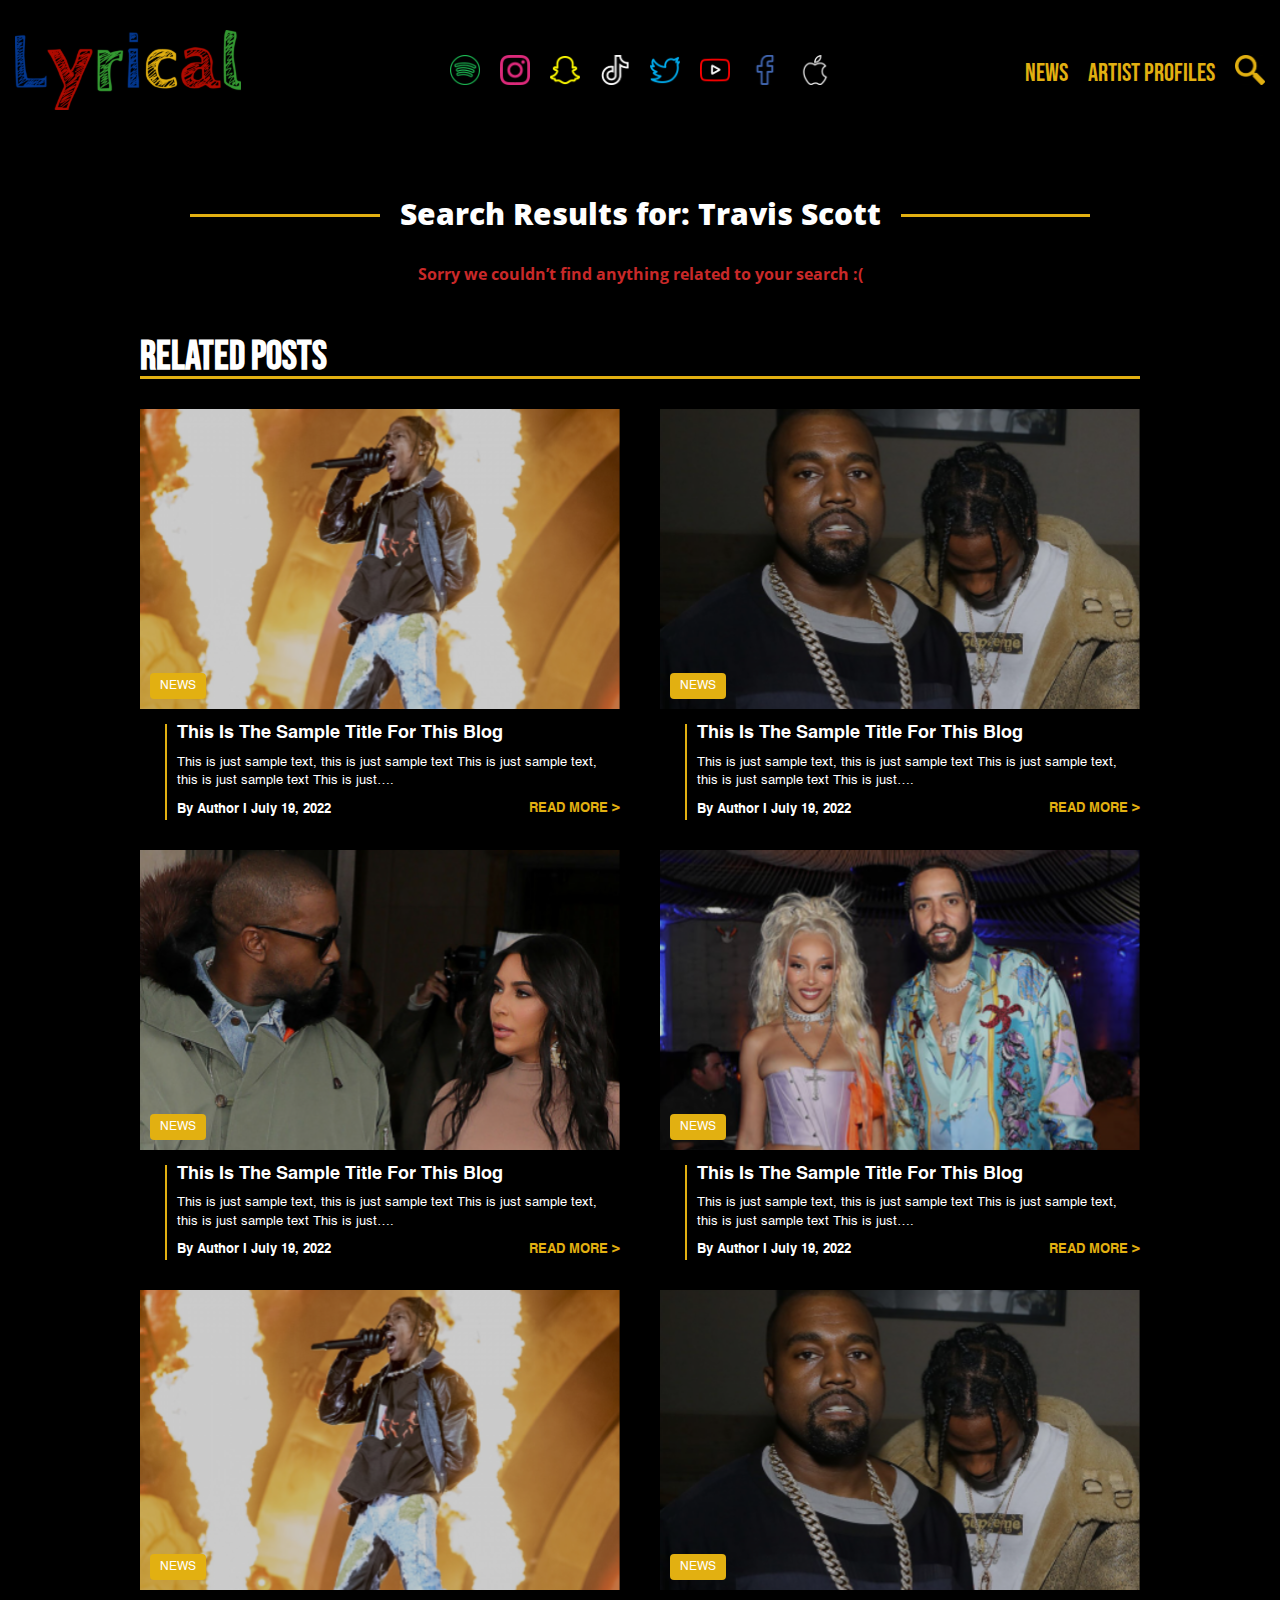
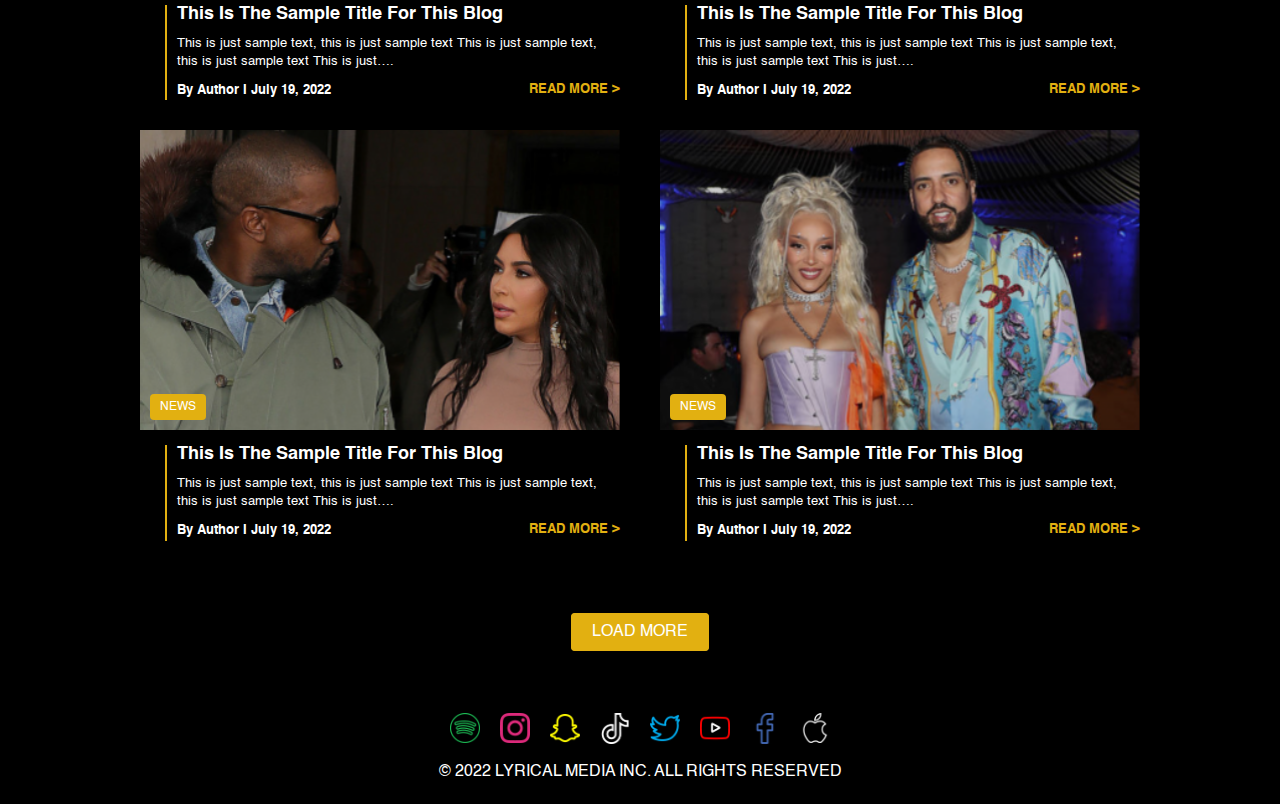
<file: failed-search.html>
<!DOCTYPE html>
<html lang="en">
<head>
    <meta charset="UTF-8">
    <meta http-equiv="X-UA-Compatible" content="IE=edge">
    <meta name="viewport" content="width=device-width, initial-scale=1.0">
    <title>Unsuccessful Search - Lyrical</title>

    <!-- Owl Carousel -->
    <link rel="stylesheet" href="https://cdnjs.cloudflare.com/ajax/libs/OwlCarousel2/2.3.4/assets/owl.carousel.min.css">
    <link rel="stylesheet" href="https://cdnjs.cloudflare.com/ajax/libs/OwlCarousel2/2.3.4/assets/owl.theme.default.css">

    <link rel="stylesheet" href="./assets/css/style.css">
</head>
<body>
    
    <!-- Site Header -->
    <header class="site--header">
        <div class="site--container">
            <div class="header--content flex space-between items-center">
                <div class="hamButton">
                    <button class="">
                    <span></span>
                    <span></span>
                    <span></span>
                    </button>
                </div>
                <div class="header--logo">
                    <img src="./assets/img/logo.svg" alt="">
                </div>
                <div class="header--icon">
                    <ul class="social--icon flex">
                        <li>
                            <a href="">
                                <img src="./assets/img/spotify.svg" alt="">
                            </a>
                        </li>
                        <li>
                            <a href="">
                                <img src="./assets/img/instagram.svg" alt="">
                            </a>
                        </li>
                        <li>
                            <a href="">
                                <img src="./assets/img/snapchat.svg" alt="">
                            </a>
                        </li>
                        <li>
                            <a href="">
                                <img src="./assets/img/tik-tok.svg" alt="">
                            </a>
                        </li>
                        <li>
                            <a href="">
                                <img src="./assets/img/twitter.svg" alt="">
                            </a>
                        </li>
                        <li>
                            <a href="">
                                <img src="./assets/img/youtube.svg" alt="">
                            </a>
                        </li>
                        <li>
                            <a href="">
                                <img src="./assets/img/facebook.svg" alt="">
                            </a>
                        </li>
                        <li>
                            <a href="">
                                <img src=".//assets/img/apple.svg" alt="">
                            </a>
                        </li>
                    </ul>
                </div>
                <div class="header--menu flex items-center">
                    <nav class="header--menu_nav">
                        <ul class="main--menu flex">
                            <li>
                                <a href="">News</a>
                            </li>
                            <li>
                                <a href="">ARTIST PROFILES</a>
                            </li>
                        </ul>
                    </nav>
                    <div class="search--icon">
                        <img src="./assets/img/magnifying-glass-search.svg" alt="">
                    </div>
                </div>
            </div>
        </div>
    </header>

    <main>

        <!-- Result Section -->
        <section class="result--section">
            <div class="site--container">
                <div class="result--content">
                    <div class="border--title">
                        <h3 class="innerTitle">Search Results for: Travis Scott</h3>
                    </div>

                    <div class="result--notFound">
                        <p>Sorry we couldn’t find anything related to your search :(</p>
                    </div>

                    <div class="bottom--title">
                        <h2>RELATED POSTS</h2>
                    </div>
                    <div class="spotlight--content flex space-between">
                        
                        <div class="spotlight--feed">
                            <div class="feed--img" style="background-image: url(./assets/img/sl-1.png);">
                                <span class="item--category">news</span>
                            </div>
                            <div class="feed--info">
                                <h5>This Is The Sample Title For This Blog </h5>
                                <p>This is just sample text, this is just sample text This is just sample text, this is just sample text This is just….</p>
                                <div class="feed--more flex space-between items-center">
                                    <span>By Author I July 19, 2022</span>
                                    <a href="">READ MORE &gt;</a>
                                </div>
                            </div>
                        </div>
                        <div class="spotlight--feed">
                            <div class="feed--img" style="background-image: url(./assets/img/sl-2.png);">
                                <span class="item--category">news</span>
                            </div>
                            <div class="feed--info">
                                <h5>This Is The Sample Title For This Blog </h5>
                                <p>This is just sample text, this is just sample text This is just sample text, this is just sample text This is just….</p>
                                <div class="feed--more flex space-between items-center">
                                    <span>By Author I July 19, 2022</span>
                                    <a href="">READ MORE &gt;</a>
                                </div>
                            </div>
                        </div>
                        <div class="spotlight--feed">
                            <div class="feed--img" style="background-image: url(./assets/img/sl-3.png);">
                                <span class="item--category">news</span>
                            </div>
                            <div class="feed--info">
                                <h5>This Is The Sample Title For This Blog </h5>
                                <p>This is just sample text, this is just sample text This is just sample text, this is just sample text This is just….</p>
                                <div class="feed--more flex space-between items-center">
                                    <span>By Author I July 19, 2022</span>
                                    <a href="">READ MORE &gt;</a>
                                </div>
                            </div>
                        </div>
                        <div class="spotlight--feed">
                            <div class="feed--img" style="background-image: url(./assets/img/sl-4.png);">
                                <span class="item--category">news</span>
                            </div>
                            <div class="feed--info">
                                <h5>This Is The Sample Title For This Blog </h5>
                                <p>This is just sample text, this is just sample text This is just sample text, this is just sample text This is just….</p>
                                <div class="feed--more flex space-between items-center">
                                    <span>By Author I July 19, 2022</span>
                                    <a href="">READ MORE &gt;</a>
                                </div>
                            </div>
                        </div>
                        <div class="spotlight--feed">
                            <div class="feed--img" style="background-image: url(./assets/img/sl-1.png);">
                                <span class="item--category">news</span>
                            </div>
                            <div class="feed--info">
                                <h5>This Is The Sample Title For This Blog </h5>
                                <p>This is just sample text, this is just sample text This is just sample text, this is just sample text This is just….</p>
                                <div class="feed--more flex space-between items-center">
                                    <span>By Author I July 19, 2022</span>
                                    <a href="">READ MORE &gt;</a>
                                </div>
                            </div>
                        </div>
                        <div class="spotlight--feed">
                            <div class="feed--img" style="background-image: url(./assets/img/sl-2.png);">
                                <span class="item--category">news</span>
                            </div>
                            <div class="feed--info">
                                <h5>This Is The Sample Title For This Blog </h5>
                                <p>This is just sample text, this is just sample text This is just sample text, this is just sample text This is just….</p>
                                <div class="feed--more flex space-between items-center">
                                    <span>By Author I July 19, 2022</span>
                                    <a href="">READ MORE &gt;</a>
                                </div>
                            </div>
                        </div>
                        <div class="spotlight--feed">
                            <div class="feed--img" style="background-image: url(./assets/img/sl-3.png);">
                                <span class="item--category">news</span>
                            </div>
                            <div class="feed--info">
                                <h5>This Is The Sample Title For This Blog </h5>
                                <p>This is just sample text, this is just sample text This is just sample text, this is just sample text This is just….</p>
                                <div class="feed--more flex space-between items-center">
                                    <span>By Author I July 19, 2022</span>
                                    <a href="">READ MORE &gt;</a>
                                </div>
                            </div>
                        </div>
                        <div class="spotlight--feed">
                            <div class="feed--img" style="background-image: url(./assets/img/sl-4.png);">
                                <span class="item--category">news</span>
                            </div>
                            <div class="feed--info">
                                <h5>This Is The Sample Title For This Blog </h5>
                                <p>This is just sample text, this is just sample text This is just sample text, this is just sample text This is just….</p>
                                <div class="feed--more flex space-between items-center">
                                    <span>By Author I July 19, 2022</span>
                                    <a href="">READ MORE &gt;</a>
                                </div>
                            </div>
                        </div>
                    </div>

                    <div class="load--more text-center">
                        <a href="" class="site--btn">Load More</a>
                    </div>

                </div>
            </div>
        </section>

    </main>

    <footer class="site--footer">
        <div class="site--container">
            <div class="footer--content text-center">
                <ul class="social--icon flex justify-center">
                    <li>
                        <a href="">
                            <img src="./assets/img/spotify.svg" alt="">
                        </a>
                    </li>
                    <li>
                        <a href="">
                            <img src="./assets/img/instagram.svg" alt="">
                        </a>
                    </li>
                    <li>
                        <a href="">
                            <img src="./assets/img/snapchat.svg" alt="">
                        </a>
                    </li>
                    <li>
                        <a href="">
                            <img src="./assets/img/tik-tok.svg" alt="">
                        </a>
                    </li>
                    <li>
                        <a href="">
                            <img src="./assets/img/twitter.svg" alt="">
                        </a>
                    </li>
                    <li>
                        <a href="">
                            <img src="./assets/img/youtube.svg" alt="">
                        </a>
                    </li>
                    <li>
                        <a href="">
                            <img src="./assets/img/facebook.svg" alt="">
                        </a>
                    </li>
                    <li>
                        <a href="">
                            <img src=".//assets/img/apple.svg" alt="">
                        </a>
                    </li>
                </ul>
                <p class="copyright--text">© 2022 LYRICAL MEDIA INC. ALL RIGHTS RESERVED</p>
            </div>
        </div>
    </footer>
    
    <script src="https://code.jquery.com/jquery-3.6.0.min.js"></script>

    <!-- Owl Carousel JS -->
    <script src="https://cdnjs.cloudflare.com/ajax/libs/OwlCarousel2/2.3.4/owl.carousel.min.js"></script>

    <script src="./assets/js/script.js"></script>

</body>
</html>
</file>
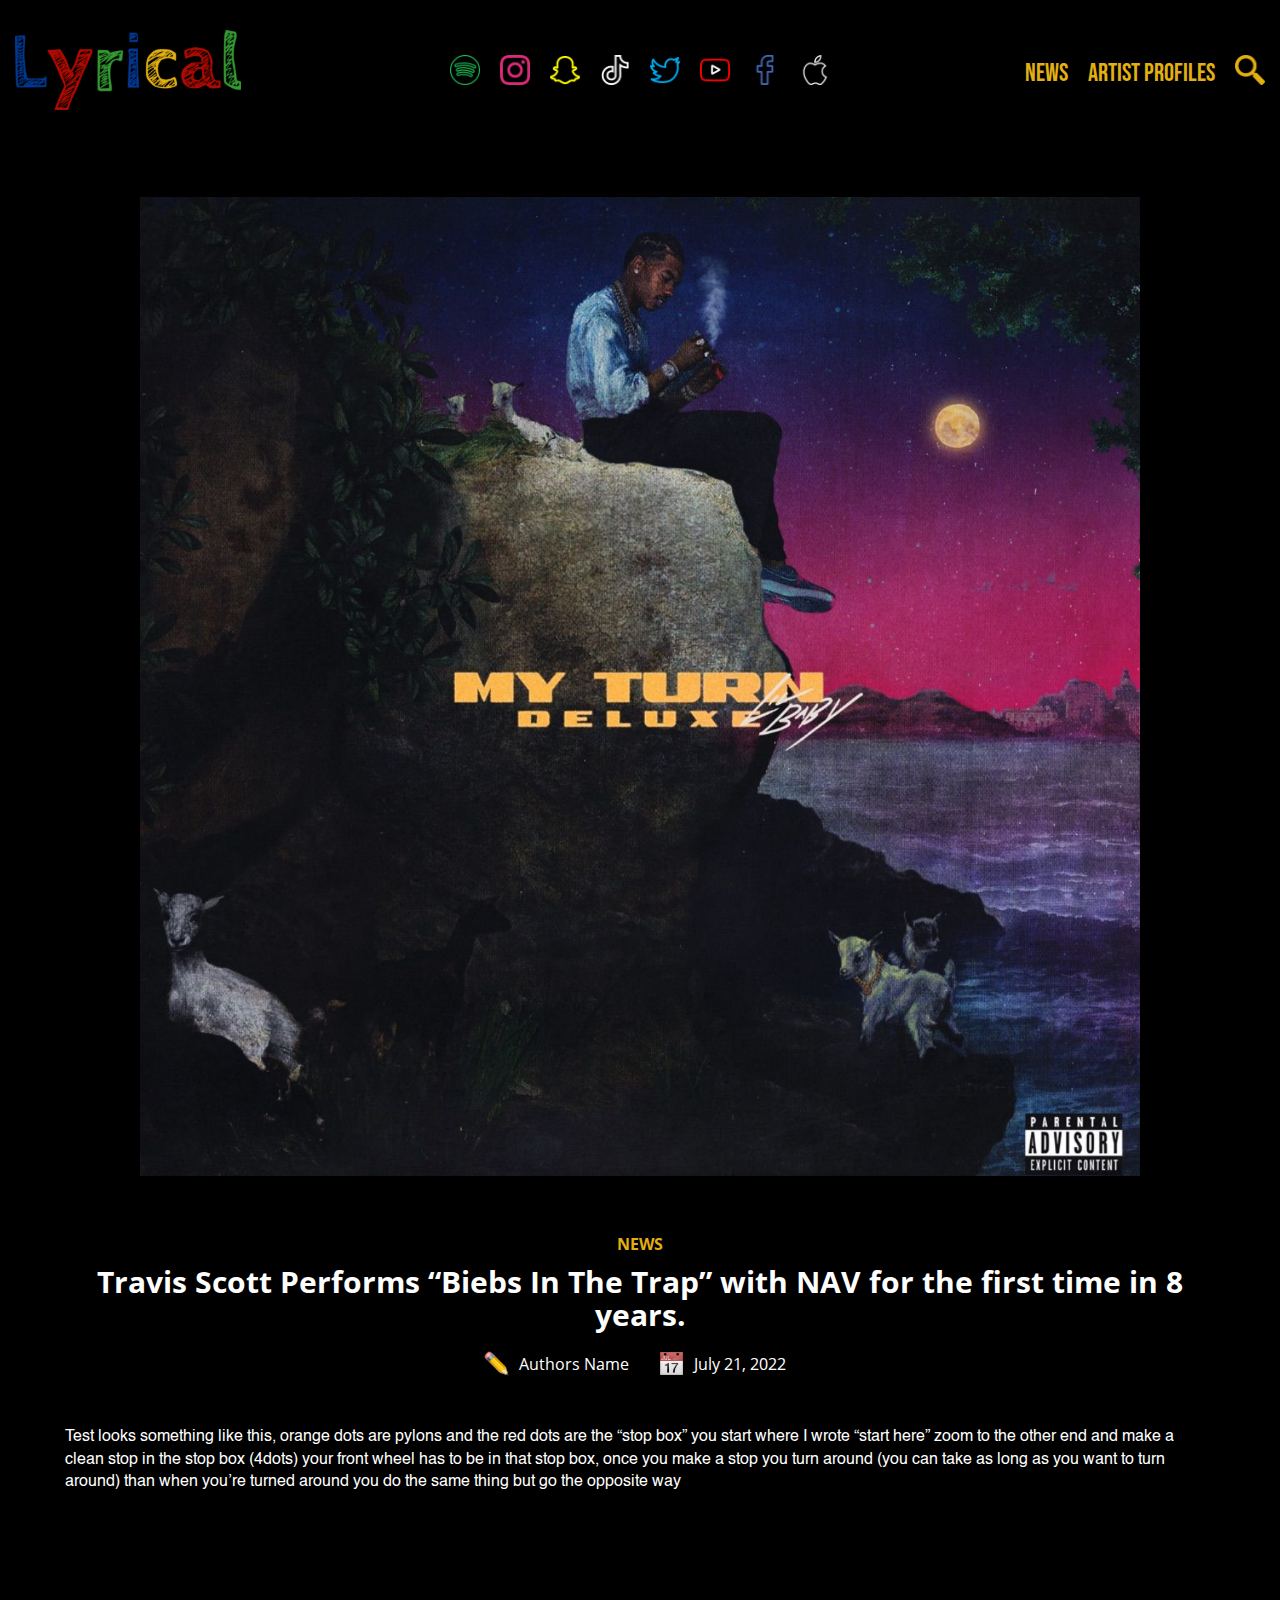
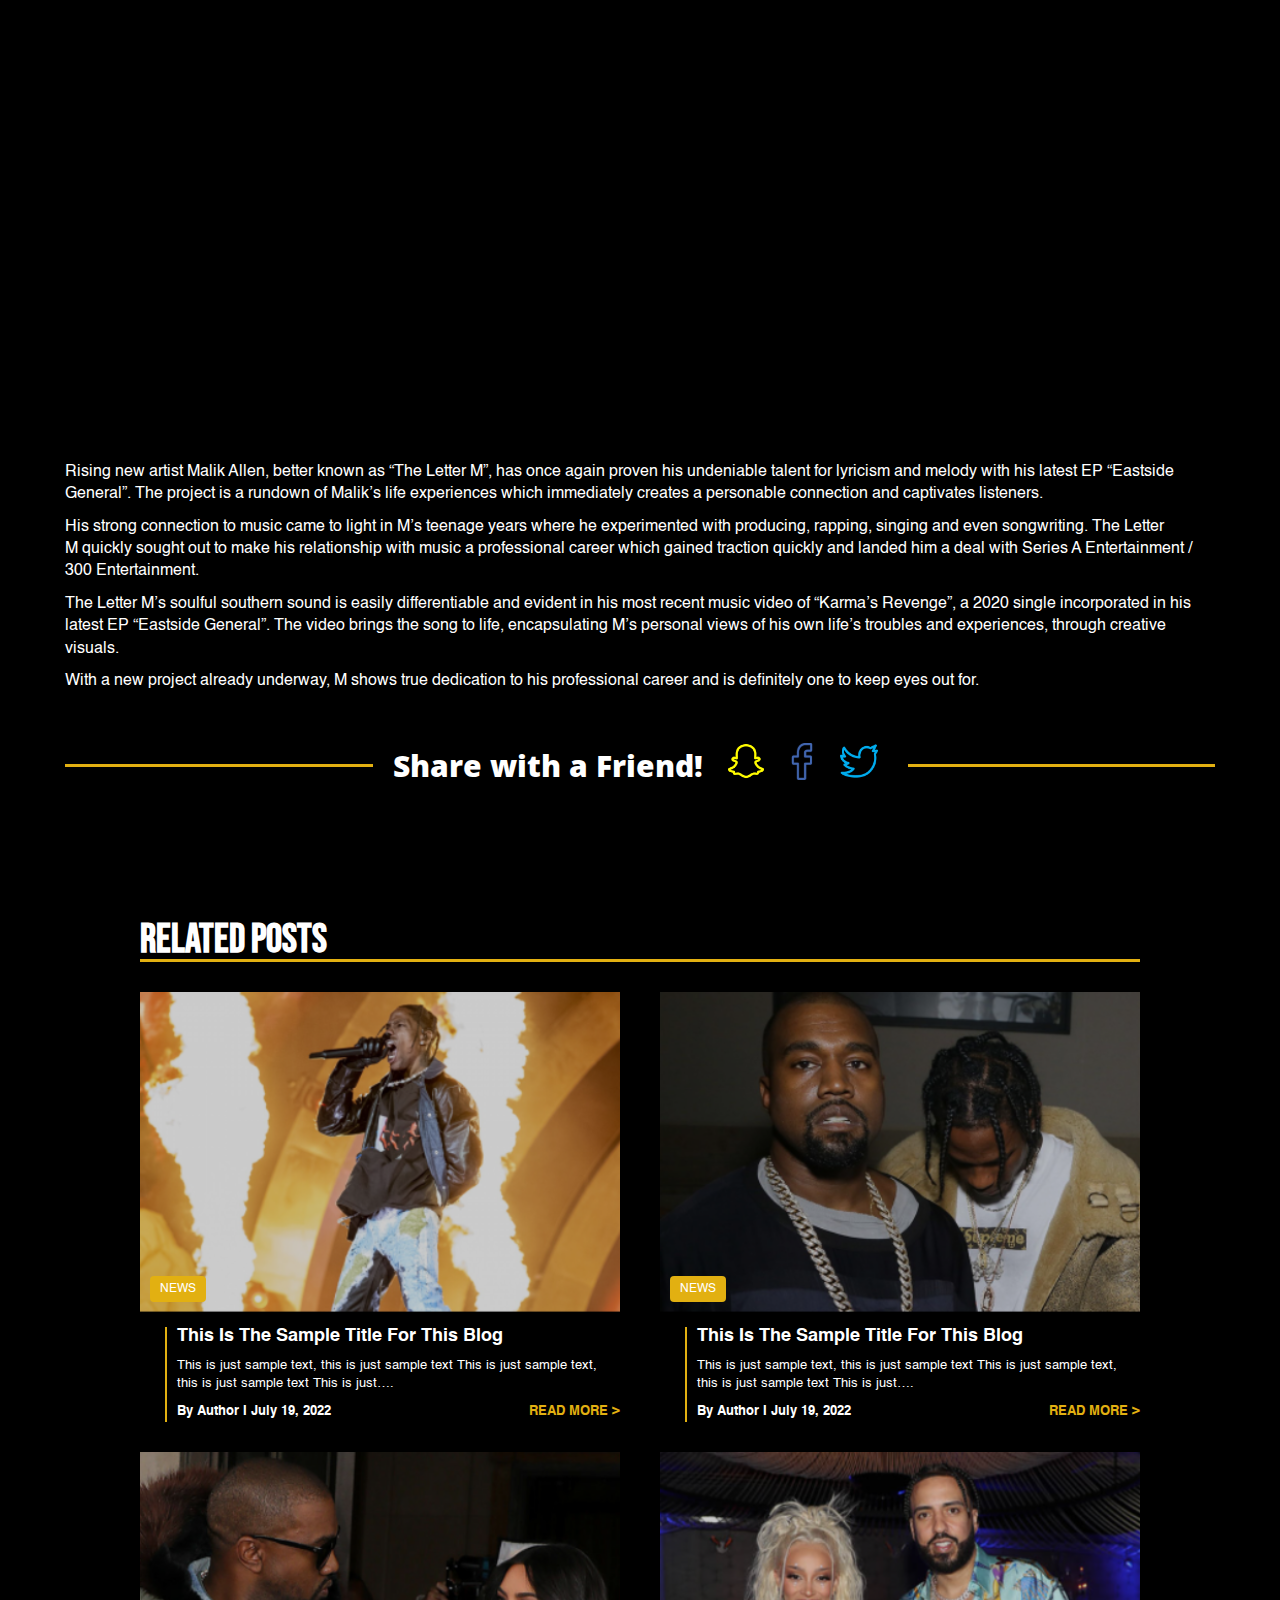
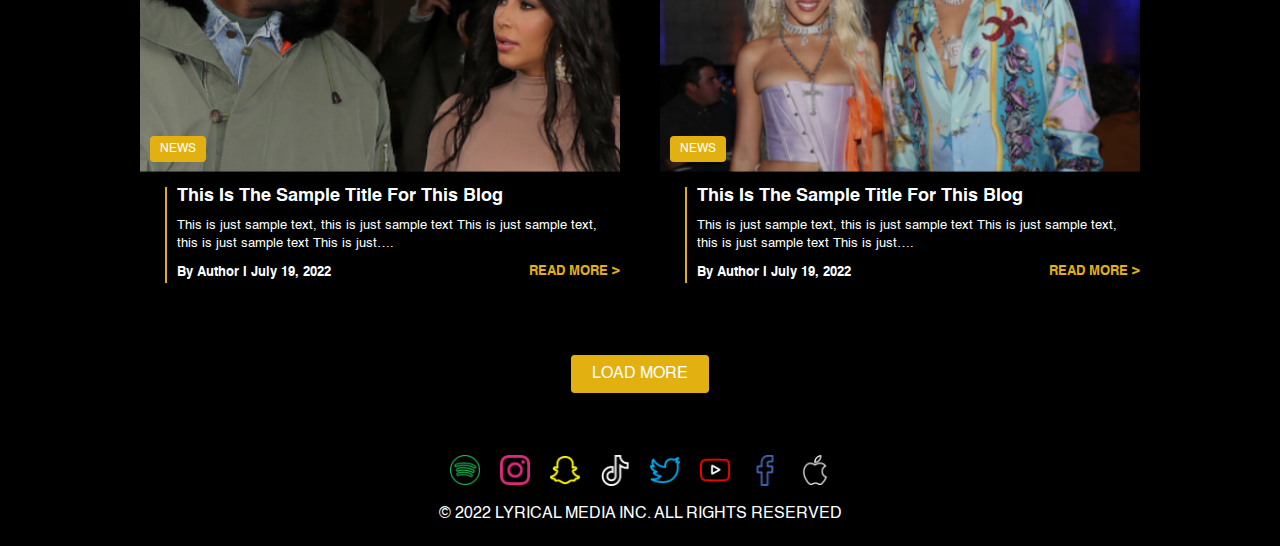
<file: latest-release-blog.html>
<!DOCTYPE html>
<html lang="en">
<head>
    <meta charset="UTF-8">
    <meta http-equiv="X-UA-Compatible" content="IE=edge">
    <meta name="viewport" content="width=device-width, initial-scale=1.0">
    <title>Latest Release Blog - Lyrical </title>

    <!-- Owl Carousel -->
    <link rel="stylesheet" href="https://cdnjs.cloudflare.com/ajax/libs/OwlCarousel2/2.3.4/assets/owl.carousel.min.css">
    <link rel="stylesheet" href="https://cdnjs.cloudflare.com/ajax/libs/OwlCarousel2/2.3.4/assets/owl.theme.default.css">

    <link rel="stylesheet" href="./assets/css/style.css">
</head>
<body>
    
    <!-- Site Header -->
    <header class="site--header">
        <div class="site--container">
            <div class="header--content flex space-between items-center">
                <div class="hamButton">
                    <button class="">
                    <span></span>
                    <span></span>
                    <span></span>
                    </button>
                </div>
                <div class="header--logo">
                    <img src="./assets/img/logo.svg" alt="">
                </div>
                <div class="header--icon">
                    <ul class="social--icon flex">
                        <li>
                            <a href="">
                                <img src="./assets/img/spotify.svg" alt="">
                            </a>
                        </li>
                        <li>
                            <a href="">
                                <img src="./assets/img/instagram.svg" alt="">
                            </a>
                        </li>
                        <li>
                            <a href="">
                                <img src="./assets/img/snapchat.svg" alt="">
                            </a>
                        </li>
                        <li>
                            <a href="">
                                <img src="./assets/img/tik-tok.svg" alt="">
                            </a>
                        </li>
                        <li>
                            <a href="">
                                <img src="./assets/img/twitter.svg" alt="">
                            </a>
                        </li>
                        <li>
                            <a href="">
                                <img src="./assets/img/youtube.svg" alt="">
                            </a>
                        </li>
                        <li>
                            <a href="">
                                <img src="./assets/img/facebook.svg" alt="">
                            </a>
                        </li>
                        <li>
                            <a href="">
                                <img src=".//assets/img/apple.svg" alt="">
                            </a>
                        </li>
                    </ul>
                </div>
                <div class="header--menu flex items-center">
                    <nav class="header--menu_nav">
                        <ul class="main--menu flex">
                            <li>
                                <a href="">News</a>
                            </li>
                            <li>
                                <a href="">ARTIST PROFILES</a>
                            </li>
                        </ul>
                    </nav>
                    <div class="search--icon">
                        <img src="./assets/img/magnifying-glass-search.svg" alt="">
                    </div>
                </div>
            </div>
        </div>
    </header>

    <main>

        <!-- Post Detail -->
        <section class="post--detail">
            <div class="site--container">
                <div class="post--content">
                    <div class="post--featuredImg">
                        <img src="./assets/img/latest-release-blog.png" alt="">
                    </div>
                    <div class="post--mainContent">
                        <p class="post--category">NEWS</p>
                        <h3 class="post--title">Travis Scott Performs “Biebs In The Trap” with NAV for the first time in 8 years.</h3>
                        <ul class="post--info">
                            <li>
                                <img src="./assets/img/pencil-icon.svg" alt="">
                                <span>Authors Name</span>
                            </li>
                            <li>
                                <img src="./assets/img/calendar-icon.svg" alt="">
                                <span>July 21, 2022</span>
                            </li>
                        </ul>
                        <div class="article--content">
                            <p>
                                Test looks something like this, orange dots are pylons and the red dots are the “stop box” you start where I wrote “start here” zoom to the other end and make a clean stop in the stop box (4dots) your front wheel has to be in that stop box, once you make a stop you turn around (you can take as long as you want to turn around) than when you’re turned around you do the same thing but go the opposite way
                            </p>
                            <iframe width="560" height="500" src="https://www.youtube-nocookie.com/embed/VqXbDwCbNiw" title="YouTube video player" frameborder="0" allow="accelerometer; autoplay; clipboard-write; encrypted-media; gyroscope; picture-in-picture" allowfullscreen></iframe>
                            <p>
                                Rising new artist Malik Allen, better known as “The Letter M”, has once again proven his undeniable talent for lyricism and melody with his latest EP “Eastside General”. The project is a rundown of Malik’s life experiences which immediately creates a personable connection and captivates listeners.
                            </p>
                            <p>
                                His strong connection to music came to light in M’s teenage years where he experimented with producing, rapping, singing and even songwriting. The Letter M quickly sought out to make his relationship with music a professional career which gained traction quickly and landed him a deal with Series A Entertainment / 300 Entertainment.
                            </p>
                            <p>
                                The Letter M’s soulful southern sound is easily differentiable and evident in his most recent music video of “Karma’s Revenge”, a 2020 single incorporated in his latest EP “Eastside General”. The video brings the song to life, encapsulating M’s personal views of his own life’s troubles and experiences, through creative visuals.
                            </p>
                            <p>
                                With a new project already underway, M shows true dedication to his professional career and is definitely one to keep eyes out for.
                            </p>
                        </div>

                        <div class="border--title share--block">
                            <div class="social--share">
                                <h3>Share with a Friend!</h3>
                                <ul class="share--icon flex">
                                    <li>
                                        <a href="">
                                            <img src="./assets/img/snapchat.svg" alt="">
                                        </a>
                                    </li>
                                    <li>
                                        <a href="">
                                            <img src="./assets/img/facebook.svg" alt="">
                                        </a>
                                    </li>
                                    <li>
                                        <a href="">
                                            <img src="./assets/img/twitter.svg" alt="">
                                        </a>
                                    </li>
                                </ul>
                            </div>
                        </div>

                    </div>
                </div>
            </div>
        </section>



        <!-- Related Posts -->
        <section class="related--post">
            <div class="site--container">
                <div class="related--content">
                    <div class="spotlight--box related--box">
                        <div class="bottom--title">
                            <h2>RELATED POSTS</h2>
                        </div>
                        <div class="spotlight--content flex space-between">
                            <div class="spotlight--feed">
                                <div class="feed--img" style="background-image: url(./assets/img/sl-1.png);">
                                    <span class="item--category">news</span>
                                </div>
                                <div class="feed--info">
                                    <h5>This Is The Sample Title For This Blog </h5>
                                    <p>This is just sample text, this is just sample text This is just sample text, this is just sample text This is just….</p>
                                    <div class="feed--more flex space-between items-center">
                                        <span>By Author I July 19, 2022</span>
                                        <a href="">READ MORE &gt;</a>
                                    </div>
                                </div>
                            </div>
                            <div class="spotlight--feed">
                                <div class="feed--img" style="background-image: url(./assets/img/sl-2.png);">
                                    <span class="item--category">news</span>
                                </div>
                                <div class="feed--info">
                                    <h5>This Is The Sample Title For This Blog </h5>
                                    <p>This is just sample text, this is just sample text This is just sample text, this is just sample text This is just….</p>
                                    <div class="feed--more flex space-between items-center">
                                        <span>By Author I July 19, 2022</span>
                                        <a href="">READ MORE &gt;</a>
                                    </div>
                                </div>
                            </div>
                            <div class="spotlight--feed">
                                <div class="feed--img" style="background-image: url(./assets/img/sl-3.png);">
                                    <span class="item--category">news</span>
                                </div>
                                <div class="feed--info">
                                    <h5>This Is The Sample Title For This Blog </h5>
                                    <p>This is just sample text, this is just sample text This is just sample text, this is just sample text This is just….</p>
                                    <div class="feed--more flex space-between items-center">
                                        <span>By Author I July 19, 2022</span>
                                        <a href="">READ MORE &gt;</a>
                                    </div>
                                </div>
                            </div>
                            <div class="spotlight--feed">
                                <div class="feed--img" style="background-image: url(./assets/img/sl-4.png);">
                                    <span class="item--category">news</span>
                                </div>
                                <div class="feed--info">
                                    <h5>This Is The Sample Title For This Blog </h5>
                                    <p>This is just sample text, this is just sample text This is just sample text, this is just sample text This is just….</p>
                                    <div class="feed--more flex space-between items-center">
                                        <span>By Author I July 19, 2022</span>
                                        <a href="">READ MORE &gt;</a>
                                    </div>
                                </div>
                            </div>
                        </div>

                        <div class="load--more text-center">
                            <a href="" class="site--btn">Load More</a>
                        </div>
                    </div>
                </div>
            </div>
        </section>

    </main>

    <footer class="site--footer">
        <div class="site--container">
            <div class="footer--content text-center">
                <ul class="social--icon flex justify-center">
                    <li>
                        <a href="">
                            <img src="./assets/img/spotify.svg" alt="">
                        </a>
                    </li>
                    <li>
                        <a href="">
                            <img src="./assets/img/instagram.svg" alt="">
                        </a>
                    </li>
                    <li>
                        <a href="">
                            <img src="./assets/img/snapchat.svg" alt="">
                        </a>
                    </li>
                    <li>
                        <a href="">
                            <img src="./assets/img/tik-tok.svg" alt="">
                        </a>
                    </li>
                    <li>
                        <a href="">
                            <img src="./assets/img/twitter.svg" alt="">
                        </a>
                    </li>
                    <li>
                        <a href="">
                            <img src="./assets/img/youtube.svg" alt="">
                        </a>
                    </li>
                    <li>
                        <a href="">
                            <img src="./assets/img/facebook.svg" alt="">
                        </a>
                    </li>
                    <li>
                        <a href="">
                            <img src=".//assets/img/apple.svg" alt="">
                        </a>
                    </li>
                </ul>
                <p class="copyright--text">© 2022 LYRICAL MEDIA INC. ALL RIGHTS RESERVED</p>
            </div>
        </div>
    </footer>
    
    <script src="https://code.jquery.com/jquery-3.6.0.min.js"></script>

    <!-- Owl Carousel JS -->
    <script src="https://cdnjs.cloudflare.com/ajax/libs/OwlCarousel2/2.3.4/owl.carousel.min.js"></script>

    <script src="./assets/js/script.js"></script>

</body>
</html>
</file>
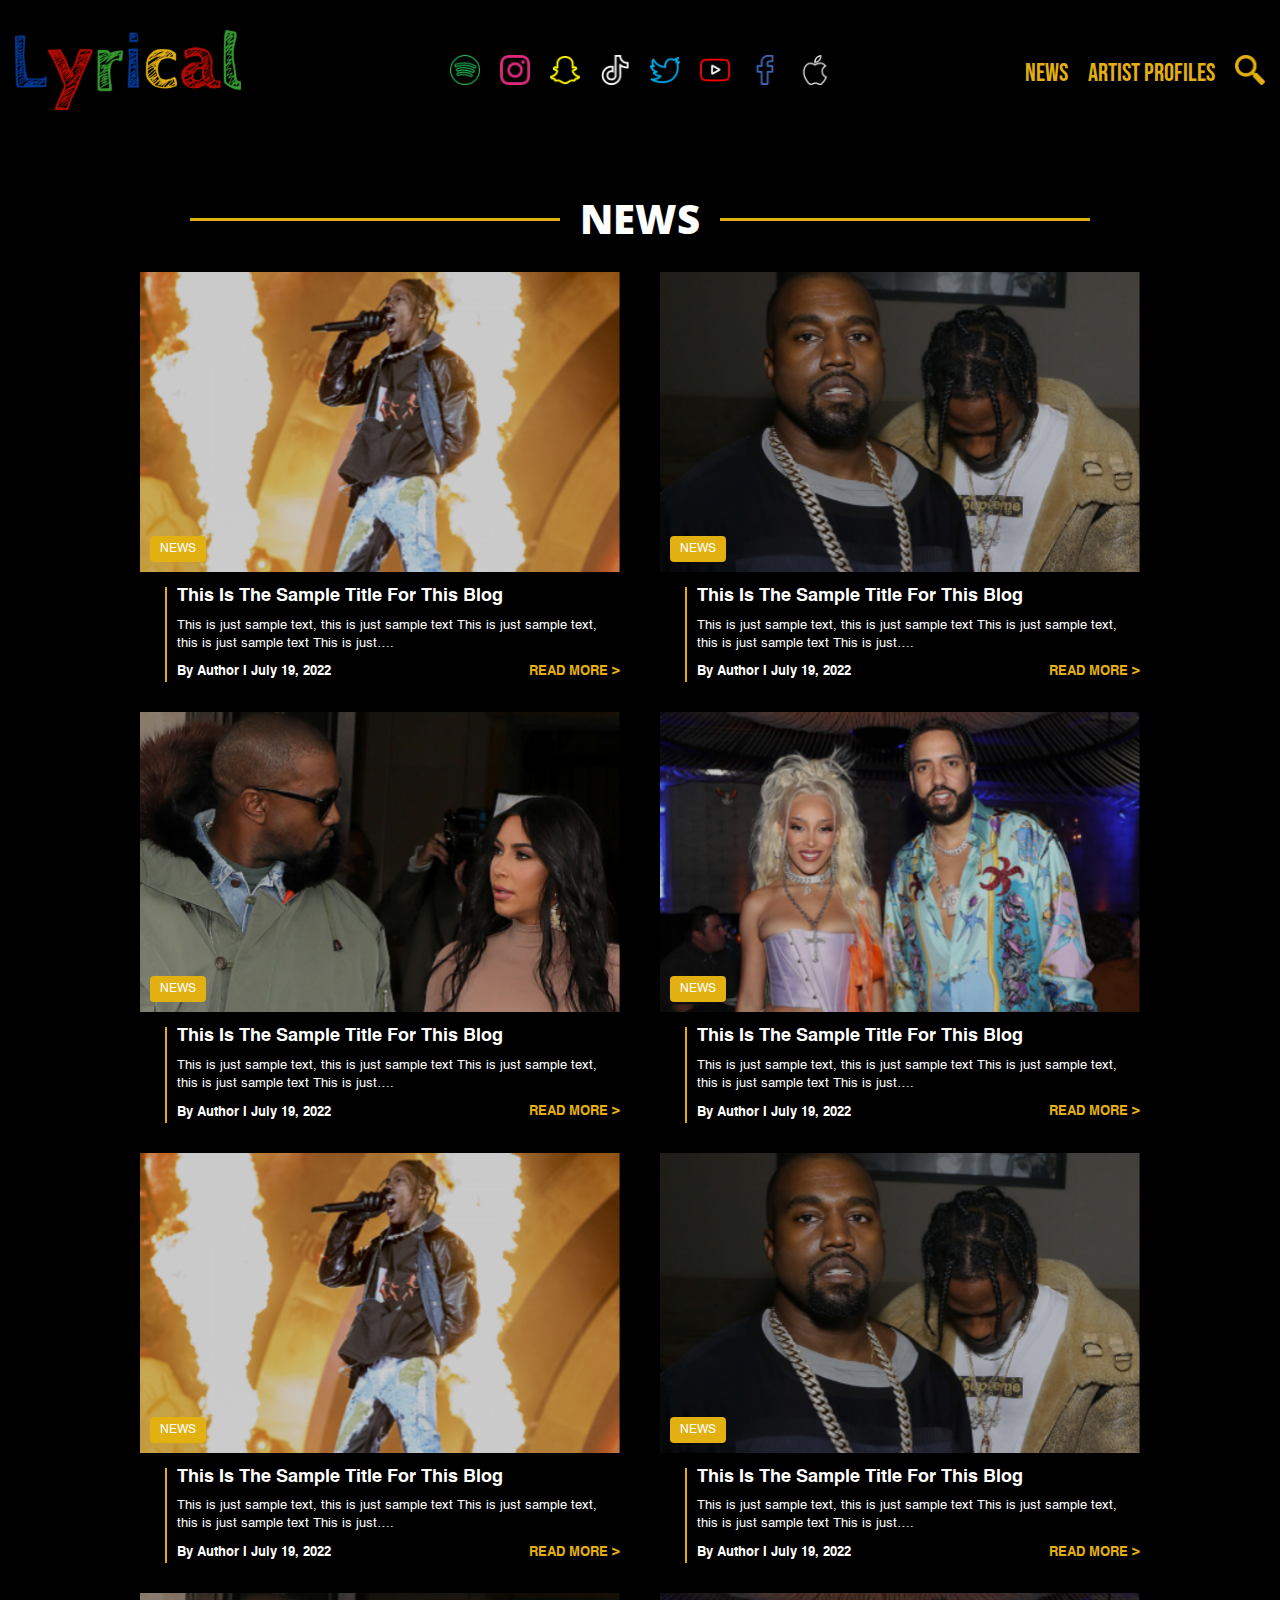
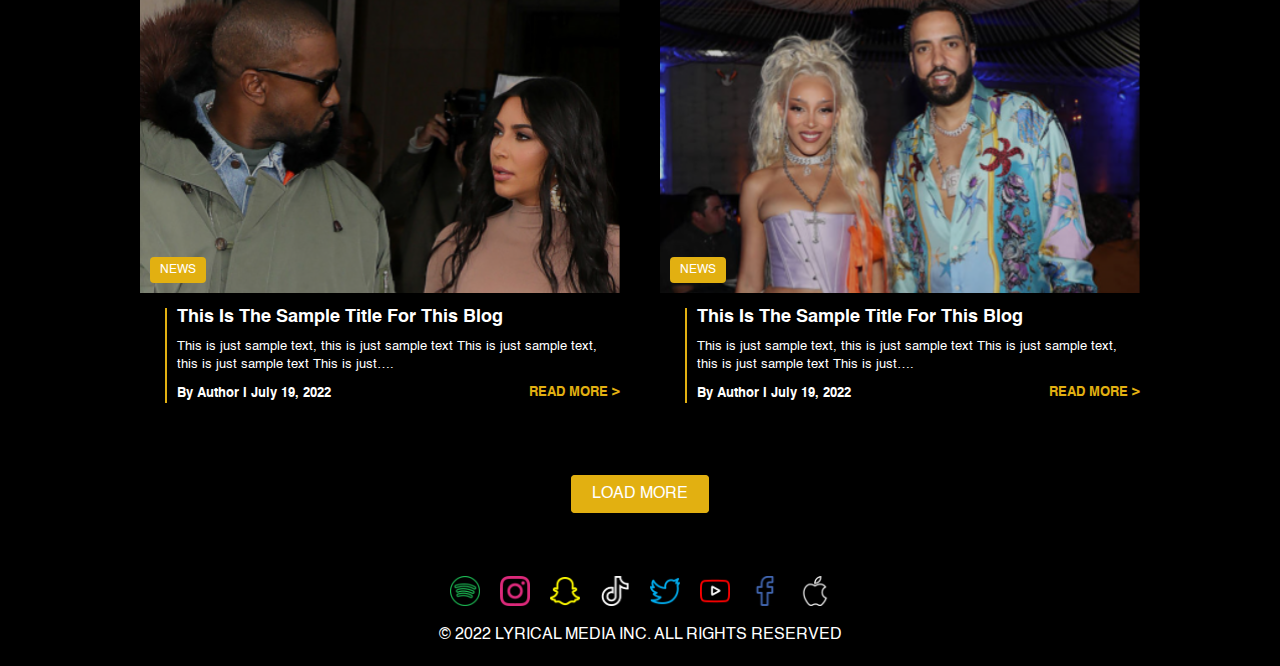
<file: news.html>
<!DOCTYPE html>
<html lang="en">
<head>
    <meta charset="UTF-8">
    <meta http-equiv="X-UA-Compatible" content="IE=edge">
    <meta name="viewport" content="width=device-width, initial-scale=1.0">
    <title>News - Lyrical</title>

    <!-- Owl Carousel -->
    <link rel="stylesheet" href="https://cdnjs.cloudflare.com/ajax/libs/OwlCarousel2/2.3.4/assets/owl.carousel.min.css">
    <link rel="stylesheet" href="https://cdnjs.cloudflare.com/ajax/libs/OwlCarousel2/2.3.4/assets/owl.theme.default.css">

    <link rel="stylesheet" href="./assets/css/style.css">
</head>
<body>
    
    <!-- Site Header -->
    <header class="site--header">
        <div class="site--container">
            <div class="header--content flex space-between items-center">
                <div class="hamButton">
                    <button class="">
                    <span></span>
                    <span></span>
                    <span></span>
                    </button>
                </div>
                <div class="header--logo">
                    <img src="./assets/img/logo.svg" alt="">
                </div>
                <div class="header--icon">
                    <ul class="social--icon flex">
                        <li>
                            <a href="">
                                <img src="./assets/img/spotify.svg" alt="">
                            </a>
                        </li>
                        <li>
                            <a href="">
                                <img src="./assets/img/instagram.svg" alt="">
                            </a>
                        </li>
                        <li>
                            <a href="">
                                <img src="./assets/img/snapchat.svg" alt="">
                            </a>
                        </li>
                        <li>
                            <a href="">
                                <img src="./assets/img/tik-tok.svg" alt="">
                            </a>
                        </li>
                        <li>
                            <a href="">
                                <img src="./assets/img/twitter.svg" alt="">
                            </a>
                        </li>
                        <li>
                            <a href="">
                                <img src="./assets/img/youtube.svg" alt="">
                            </a>
                        </li>
                        <li>
                            <a href="">
                                <img src="./assets/img/facebook.svg" alt="">
                            </a>
                        </li>
                        <li>
                            <a href="">
                                <img src=".//assets/img/apple.svg" alt="">
                            </a>
                        </li>
                    </ul>
                </div>
                <div class="header--menu flex items-center">
                    <nav class="header--menu_nav">
                        <ul class="main--menu flex">
                            <li>
                                <a href="">News</a>
                            </li>
                            <li>
                                <a href="">ARTIST PROFILES</a>
                            </li>
                        </ul>
                    </nav>
                    <div class="search--icon">
                        <img src="./assets/img/magnifying-glass-search.svg" alt="">
                    </div>
                </div>
            </div>
        </div>
    </header>

    <main>

        <!-- Result Section -->
        <section class="result--section">
            <div class="site--container">
                <div class="result--content">
                    <div class="border--title">
                        <h2 class="innerTitle">NEWS</h2>
                    </div>

                    <div class="spotlight--content flex space-between">
                        <div class="spotlight--feed">
                            <div class="feed--img" style="background-image: url(./assets/img/sl-1.png);">
                                <span class="item--category">news</span>
                            </div>
                            <div class="feed--info">
                                <h5>This Is The Sample Title For This Blog </h5>
                                <p>This is just sample text, this is just sample text This is just sample text, this is just sample text This is just….</p>
                                <div class="feed--more flex space-between items-center">
                                    <span>By Author I July 19, 2022</span>
                                    <a href="">READ MORE &gt;</a>
                                </div>
                            </div>
                        </div>
                        <div class="spotlight--feed">
                            <div class="feed--img" style="background-image: url(./assets/img/sl-2.png);">
                                <span class="item--category">news</span>
                            </div>
                            <div class="feed--info">
                                <h5>This Is The Sample Title For This Blog </h5>
                                <p>This is just sample text, this is just sample text This is just sample text, this is just sample text This is just….</p>
                                <div class="feed--more flex space-between items-center">
                                    <span>By Author I July 19, 2022</span>
                                    <a href="">READ MORE &gt;</a>
                                </div>
                            </div>
                        </div>
                        <div class="spotlight--feed">
                            <div class="feed--img" style="background-image: url(./assets/img/sl-3.png);">
                                <span class="item--category">news</span>
                            </div>
                            <div class="feed--info">
                                <h5>This Is The Sample Title For This Blog </h5>
                                <p>This is just sample text, this is just sample text This is just sample text, this is just sample text This is just….</p>
                                <div class="feed--more flex space-between items-center">
                                    <span>By Author I July 19, 2022</span>
                                    <a href="">READ MORE &gt;</a>
                                </div>
                            </div>
                        </div>
                        <div class="spotlight--feed">
                            <div class="feed--img" style="background-image: url(./assets/img/sl-4.png);">
                                <span class="item--category">news</span>
                            </div>
                            <div class="feed--info">
                                <h5>This Is The Sample Title For This Blog </h5>
                                <p>This is just sample text, this is just sample text This is just sample text, this is just sample text This is just….</p>
                                <div class="feed--more flex space-between items-center">
                                    <span>By Author I July 19, 2022</span>
                                    <a href="">READ MORE &gt;</a>
                                </div>
                            </div>
                        </div>
                        <div class="spotlight--feed">
                            <div class="feed--img" style="background-image: url(./assets/img/sl-1.png);">
                                <span class="item--category">news</span>
                            </div>
                            <div class="feed--info">
                                <h5>This Is The Sample Title For This Blog </h5>
                                <p>This is just sample text, this is just sample text This is just sample text, this is just sample text This is just….</p>
                                <div class="feed--more flex space-between items-center">
                                    <span>By Author I July 19, 2022</span>
                                    <a href="">READ MORE &gt;</a>
                                </div>
                            </div>
                        </div>
                        <div class="spotlight--feed">
                            <div class="feed--img" style="background-image: url(./assets/img/sl-2.png);">
                                <span class="item--category">news</span>
                            </div>
                            <div class="feed--info">
                                <h5>This Is The Sample Title For This Blog </h5>
                                <p>This is just sample text, this is just sample text This is just sample text, this is just sample text This is just….</p>
                                <div class="feed--more flex space-between items-center">
                                    <span>By Author I July 19, 2022</span>
                                    <a href="">READ MORE &gt;</a>
                                </div>
                            </div>
                        </div>
                        <div class="spotlight--feed">
                            <div class="feed--img" style="background-image: url(./assets/img/sl-3.png);">
                                <span class="item--category">news</span>
                            </div>
                            <div class="feed--info">
                                <h5>This Is The Sample Title For This Blog </h5>
                                <p>This is just sample text, this is just sample text This is just sample text, this is just sample text This is just….</p>
                                <div class="feed--more flex space-between items-center">
                                    <span>By Author I July 19, 2022</span>
                                    <a href="">READ MORE &gt;</a>
                                </div>
                            </div>
                        </div>
                        <div class="spotlight--feed">
                            <div class="feed--img" style="background-image: url(./assets/img/sl-4.png);">
                                <span class="item--category">news</span>
                            </div>
                            <div class="feed--info">
                                <h5>This Is The Sample Title For This Blog </h5>
                                <p>This is just sample text, this is just sample text This is just sample text, this is just sample text This is just….</p>
                                <div class="feed--more flex space-between items-center">
                                    <span>By Author I July 19, 2022</span>
                                    <a href="">READ MORE &gt;</a>
                                </div>
                            </div>
                        </div>
                    </div>

                    <div class="load--more text-center">
                        <a href="" class="site--btn">Load More</a>
                    </div>

                </div>
            </div>
        </section>

    </main>

    <footer class="site--footer">
        <div class="site--container">
            <div class="footer--content text-center">
                <ul class="social--icon flex justify-center">
                    <li>
                        <a href="">
                            <img src="./assets/img/spotify.svg" alt="">
                        </a>
                    </li>
                    <li>
                        <a href="">
                            <img src="./assets/img/instagram.svg" alt="">
                        </a>
                    </li>
                    <li>
                        <a href="">
                            <img src="./assets/img/snapchat.svg" alt="">
                        </a>
                    </li>
                    <li>
                        <a href="">
                            <img src="./assets/img/tik-tok.svg" alt="">
                        </a>
                    </li>
                    <li>
                        <a href="">
                            <img src="./assets/img/twitter.svg" alt="">
                        </a>
                    </li>
                    <li>
                        <a href="">
                            <img src="./assets/img/youtube.svg" alt="">
                        </a>
                    </li>
                    <li>
                        <a href="">
                            <img src="./assets/img/facebook.svg" alt="">
                        </a>
                    </li>
                    <li>
                        <a href="">
                            <img src=".//assets/img/apple.svg" alt="">
                        </a>
                    </li>
                </ul>
                <p class="copyright--text">© 2022 LYRICAL MEDIA INC. ALL RIGHTS RESERVED</p>
            </div>
        </div>
    </footer>
    
    <script src="https://code.jquery.com/jquery-3.6.0.min.js"></script>

    <!-- Owl Carousel JS -->
    <script src="https://cdnjs.cloudflare.com/ajax/libs/OwlCarousel2/2.3.4/owl.carousel.min.js"></script>

    <script src="./assets/js/script.js"></script>

</body>
</html>
</file>
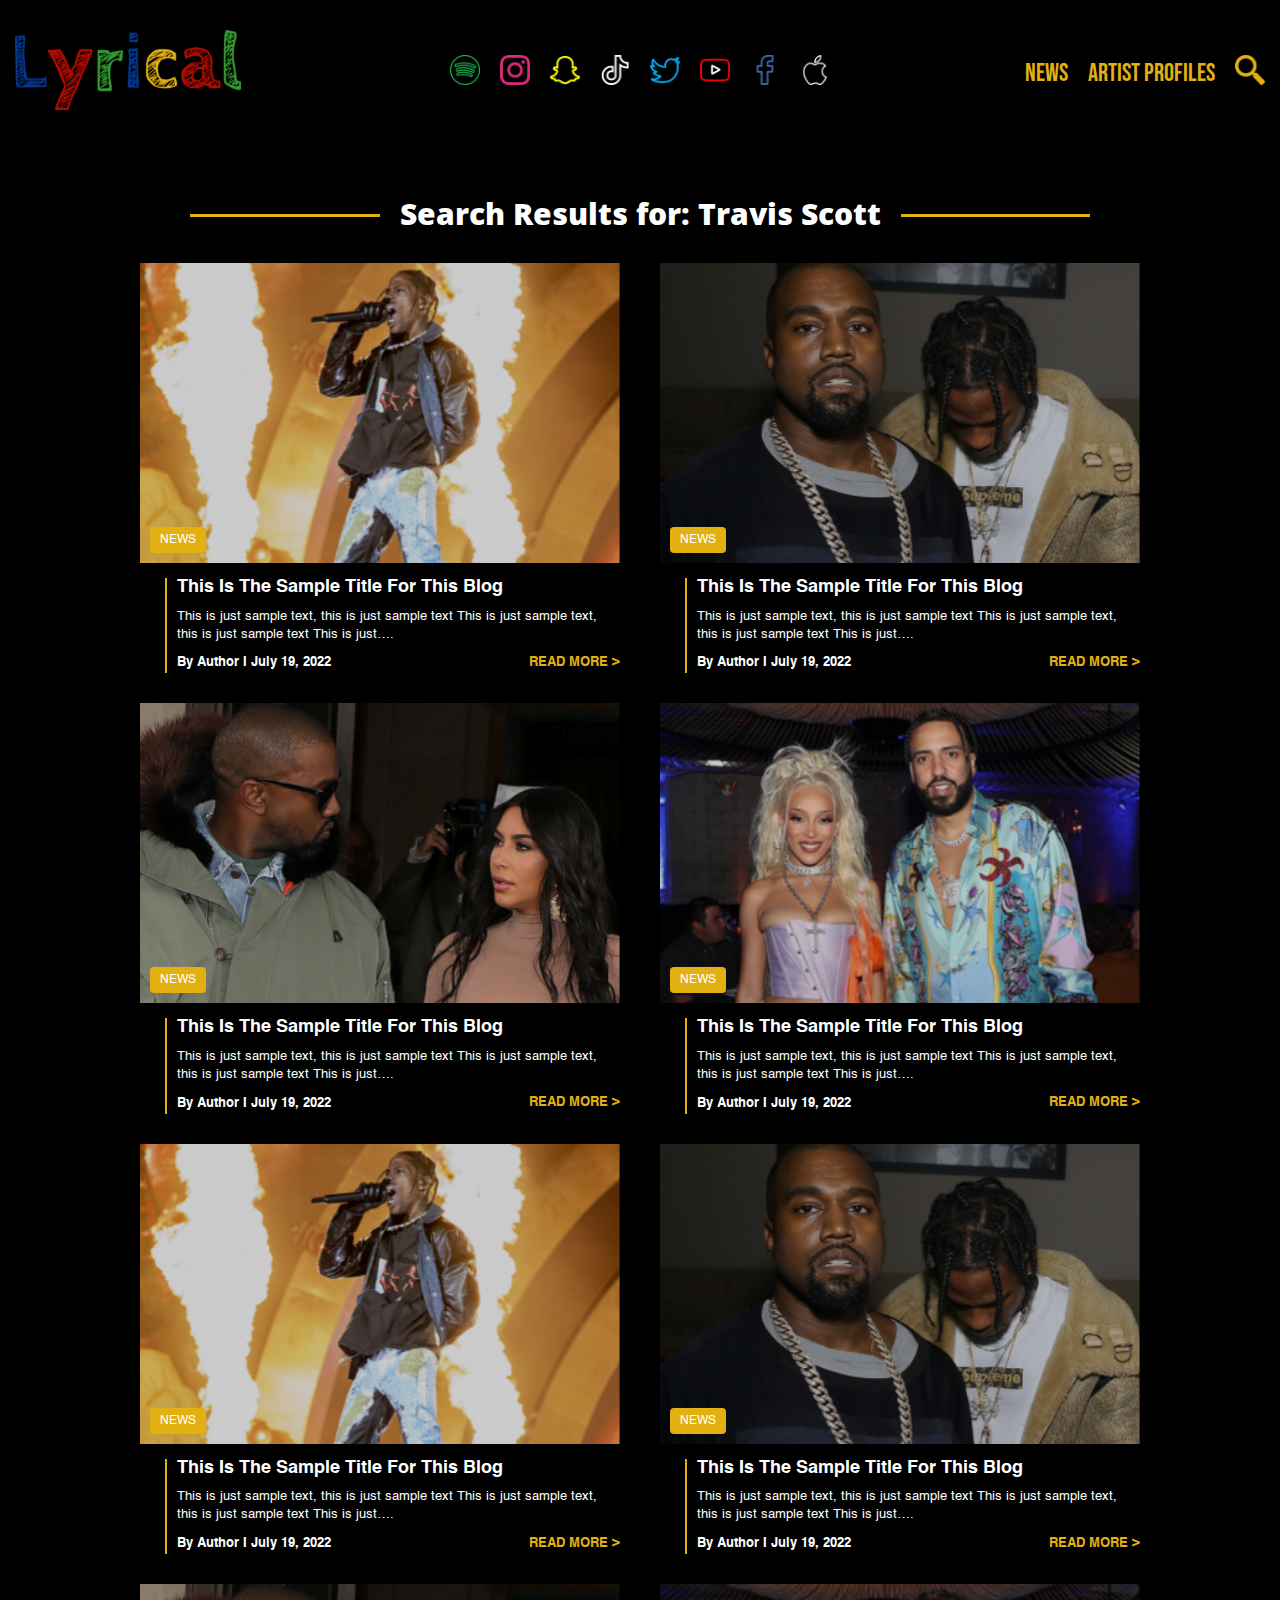
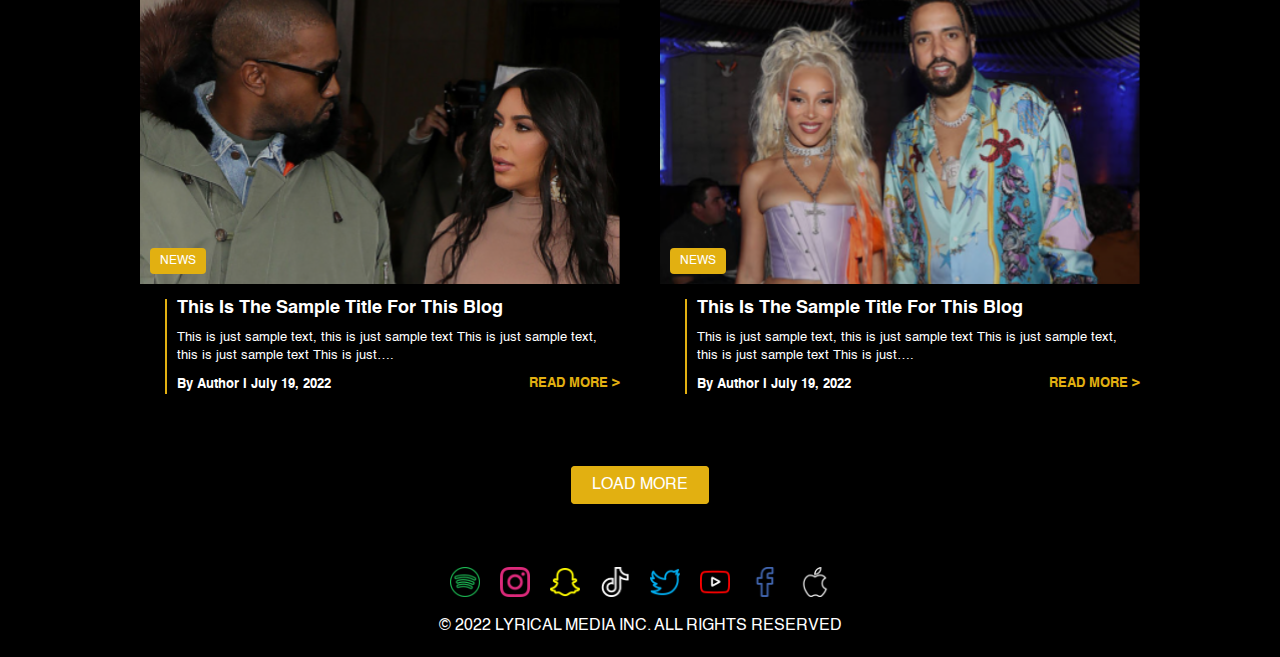
<file: search.html>
<!DOCTYPE html>
<html lang="en">
<head>
    <meta charset="UTF-8">
    <meta http-equiv="X-UA-Compatible" content="IE=edge">
    <meta name="viewport" content="width=device-width, initial-scale=1.0">
    <title>Search - Lyrical</title>

    <!-- Owl Carousel -->
    <link rel="stylesheet" href="https://cdnjs.cloudflare.com/ajax/libs/OwlCarousel2/2.3.4/assets/owl.carousel.min.css">
    <link rel="stylesheet" href="https://cdnjs.cloudflare.com/ajax/libs/OwlCarousel2/2.3.4/assets/owl.theme.default.css">

    <link rel="stylesheet" href="./assets/css/style.css">
</head>
<body>
    
    <!-- Site Header -->
    <header class="site--header">
        <div class="site--container">
            <div class="header--content flex space-between items-center">
                <div class="hamButton">
                    <button class="">
                    <span></span>
                    <span></span>
                    <span></span>
                    </button>
                </div>
                <div class="header--logo">
                    <img src="./assets/img/logo.svg" alt="">
                </div>
                <div class="header--icon">
                    <ul class="social--icon flex">
                        <li>
                            <a href="">
                                <img src="./assets/img/spotify.svg" alt="">
                            </a>
                        </li>
                        <li>
                            <a href="">
                                <img src="./assets/img/instagram.svg" alt="">
                            </a>
                        </li>
                        <li>
                            <a href="">
                                <img src="./assets/img/snapchat.svg" alt="">
                            </a>
                        </li>
                        <li>
                            <a href="">
                                <img src="./assets/img/tik-tok.svg" alt="">
                            </a>
                        </li>
                        <li>
                            <a href="">
                                <img src="./assets/img/twitter.svg" alt="">
                            </a>
                        </li>
                        <li>
                            <a href="">
                                <img src="./assets/img/youtube.svg" alt="">
                            </a>
                        </li>
                        <li>
                            <a href="">
                                <img src="./assets/img/facebook.svg" alt="">
                            </a>
                        </li>
                        <li>
                            <a href="">
                                <img src=".//assets/img/apple.svg" alt="">
                            </a>
                        </li>
                    </ul>
                </div>
                <div class="header--menu flex items-center">
                    <nav class="header--menu_nav">
                        <ul class="main--menu flex">
                            <li>
                                <a href="">News</a>
                            </li>
                            <li>
                                <a href="">ARTIST PROFILES</a>
                            </li>
                        </ul>
                    </nav>
                    <div class="search--icon">
                        <img src="./assets/img/magnifying-glass-search.svg" alt="">
                    </div>
                </div>
            </div>
        </div>
    </header>

    <main>

        <!-- Result Section -->
        <section class="result--section">
            <div class="site--container">
                <div class="result--content">
                    <div class="border--title">
                        <h3 class="innerTitle">Search Results for: Travis Scott</h3>
                    </div>

                    <div class="spotlight--content flex space-between">
                        <div class="spotlight--feed">
                            <div class="feed--img" style="background-image: url(./assets/img/sl-1.png);">
                                <span class="item--category">news</span>
                            </div>
                            <div class="feed--info">
                                <h5>This Is The Sample Title For This Blog </h5>
                                <p>This is just sample text, this is just sample text This is just sample text, this is just sample text This is just….</p>
                                <div class="feed--more flex space-between items-center">
                                    <span>By Author I July 19, 2022</span>
                                    <a href="">READ MORE &gt;</a>
                                </div>
                            </div>
                        </div>
                        <div class="spotlight--feed">
                            <div class="feed--img" style="background-image: url(./assets/img/sl-2.png);">
                                <span class="item--category">news</span>
                            </div>
                            <div class="feed--info">
                                <h5>This Is The Sample Title For This Blog </h5>
                                <p>This is just sample text, this is just sample text This is just sample text, this is just sample text This is just….</p>
                                <div class="feed--more flex space-between items-center">
                                    <span>By Author I July 19, 2022</span>
                                    <a href="">READ MORE &gt;</a>
                                </div>
                            </div>
                        </div>
                        <div class="spotlight--feed">
                            <div class="feed--img" style="background-image: url(./assets/img/sl-3.png);">
                                <span class="item--category">news</span>
                            </div>
                            <div class="feed--info">
                                <h5>This Is The Sample Title For This Blog </h5>
                                <p>This is just sample text, this is just sample text This is just sample text, this is just sample text This is just….</p>
                                <div class="feed--more flex space-between items-center">
                                    <span>By Author I July 19, 2022</span>
                                    <a href="">READ MORE &gt;</a>
                                </div>
                            </div>
                        </div>
                        <div class="spotlight--feed">
                            <div class="feed--img" style="background-image: url(./assets/img/sl-4.png);">
                                <span class="item--category">news</span>
                            </div>
                            <div class="feed--info">
                                <h5>This Is The Sample Title For This Blog </h5>
                                <p>This is just sample text, this is just sample text This is just sample text, this is just sample text This is just….</p>
                                <div class="feed--more flex space-between items-center">
                                    <span>By Author I July 19, 2022</span>
                                    <a href="">READ MORE &gt;</a>
                                </div>
                            </div>
                        </div>
                        <div class="spotlight--feed">
                            <div class="feed--img" style="background-image: url(./assets/img/sl-1.png);">
                                <span class="item--category">news</span>
                            </div>
                            <div class="feed--info">
                                <h5>This Is The Sample Title For This Blog </h5>
                                <p>This is just sample text, this is just sample text This is just sample text, this is just sample text This is just….</p>
                                <div class="feed--more flex space-between items-center">
                                    <span>By Author I July 19, 2022</span>
                                    <a href="">READ MORE &gt;</a>
                                </div>
                            </div>
                        </div>
                        <div class="spotlight--feed">
                            <div class="feed--img" style="background-image: url(./assets/img/sl-2.png);">
                                <span class="item--category">news</span>
                            </div>
                            <div class="feed--info">
                                <h5>This Is The Sample Title For This Blog </h5>
                                <p>This is just sample text, this is just sample text This is just sample text, this is just sample text This is just….</p>
                                <div class="feed--more flex space-between items-center">
                                    <span>By Author I July 19, 2022</span>
                                    <a href="">READ MORE &gt;</a>
                                </div>
                            </div>
                        </div>
                        <div class="spotlight--feed">
                            <div class="feed--img" style="background-image: url(./assets/img/sl-3.png);">
                                <span class="item--category">news</span>
                            </div>
                            <div class="feed--info">
                                <h5>This Is The Sample Title For This Blog </h5>
                                <p>This is just sample text, this is just sample text This is just sample text, this is just sample text This is just….</p>
                                <div class="feed--more flex space-between items-center">
                                    <span>By Author I July 19, 2022</span>
                                    <a href="">READ MORE &gt;</a>
                                </div>
                            </div>
                        </div>
                        <div class="spotlight--feed">
                            <div class="feed--img" style="background-image: url(./assets/img/sl-4.png);">
                                <span class="item--category">news</span>
                            </div>
                            <div class="feed--info">
                                <h5>This Is The Sample Title For This Blog </h5>
                                <p>This is just sample text, this is just sample text This is just sample text, this is just sample text This is just….</p>
                                <div class="feed--more flex space-between items-center">
                                    <span>By Author I July 19, 2022</span>
                                    <a href="">READ MORE &gt;</a>
                                </div>
                            </div>
                        </div>
                    </div>

                    <div class="load--more text-center">
                        <a href="" class="site--btn">Load More</a>
                    </div>

                </div>
            </div>
        </section>

    </main>

    <footer class="site--footer">
        <div class="site--container">
            <div class="footer--content text-center">
                <ul class="social--icon flex justify-center">
                    <li>
                        <a href="">
                            <img src="./assets/img/spotify.svg" alt="">
                        </a>
                    </li>
                    <li>
                        <a href="">
                            <img src="./assets/img/instagram.svg" alt="">
                        </a>
                    </li>
                    <li>
                        <a href="">
                            <img src="./assets/img/snapchat.svg" alt="">
                        </a>
                    </li>
                    <li>
                        <a href="">
                            <img src="./assets/img/tik-tok.svg" alt="">
                        </a>
                    </li>
                    <li>
                        <a href="">
                            <img src="./assets/img/twitter.svg" alt="">
                        </a>
                    </li>
                    <li>
                        <a href="">
                            <img src="./assets/img/youtube.svg" alt="">
                        </a>
                    </li>
                    <li>
                        <a href="">
                            <img src="./assets/img/facebook.svg" alt="">
                        </a>
                    </li>
                    <li>
                        <a href="">
                            <img src=".//assets/img/apple.svg" alt="">
                        </a>
                    </li>
                </ul>
                <p class="copyright--text">© 2022 LYRICAL MEDIA INC. ALL RIGHTS RESERVED</p>
            </div>
        </div>
    </footer>
    
    <script src="https://code.jquery.com/jquery-3.6.0.min.js"></script>

    <!-- Owl Carousel JS -->
    <script src="https://cdnjs.cloudflare.com/ajax/libs/OwlCarousel2/2.3.4/owl.carousel.min.js"></script>

    <script src="./assets/js/script.js"></script>

</body>
</html>
</file>
<file: assets/css/style.css>
/******************************* 
        Custom Font
*******************************/

@font-face {
    font-family: 'Bebasneue-regular';
    src: url(../fonts/BebasNeue-Regular.ttf);
}
@font-face {
    font-family: 'Helvetica';
    src: url(../fonts/Helvetica.ttf);
}
@font-face {
    font-family: 'Helvetica-Bold';
    src: url(../fonts/Helvetica-Bold.ttf);
}
@font-face {
    font-family: 'open-sans';
    src: url(../fonts/open-sans-regular.ttf);
}
@font-face {
    font-family: 'open-sans-bold';
    src: url(../fonts/open-sans-bold.ttf);
}
@font-face {
    font-family: 'open-sans-extrabold';
    src: url(../fonts/open-sans-extrabold.ttf);
}



/******************************* 
            Reset
*******************************/

*,*::before,*::after{
	box-sizing:border-box;
}
html,body,div,dl,dt,dd,ul,ol,li,h1,h2,h3,h4,h5,h6,
pre,form,fieldset,input,textarea,p,blockquote,th,td,
header,footer,aside,nav,article,figure,figcaption{
	margin:0;
	padding:0;
}
fieldset,img{
	border:0;
    max-width: 100%;
}
address,caption,cite,code,dfn,em,strong,th,var{
	font-style:normal;
	font-weight:400;
}
ol,ul{
	list-style:none;
}
caption,th{
	text-align:left;
}
h1,h2,h3,h4,h5,h6{
	font-size:100%;
}
q:before,q:after{
	content:'';
}
abbr,acronym{
	border:0;
}
a{
	text-decoration:none;
    transition: 0.3s linear;
}
a:active,a:focus,input:focus,textarea:hover,textarea:focus{
	outline:none;
} 


/******************************* 
            Variables
*******************************/


:root{

    /* Reset 1rem = 10px */
    font-size:10px;

    /* Basic colors */
    --black:#000000;
    --white:#ffffff;
    
    --yellow:#E2B011;
    --red:#C92929;
    --gray:#222222;
    

}


/******************************* 
            Globals
*******************************/

html{
    scroll-behavior: smooth;
	overflow-x: hidden;
}
body{
    font-size:1.6rem;
    font-weight:400;
    line-height:1.4;
	overflow-x: hidden;
    background-color: var(--black);
    font-family: 'Helvetica';
}
  
  
h1,h2,h3,h4,h5,h6{
    line-height:1.1;
	color:var(--white);
    font-family: 'Helvetica-Bold';
}
  
h1{
    font-size:6rem;
    font-family: 'Bebasneue-regular';
}
h2{
    font-size:5rem;
    font-family: 'Bebasneue-regular';
}
h3{
    font-size:3.5rem;
}
h4{
    font-size:2rem;
}
h5{
    font-size: 1.8rem;
}
h6{
    font-size: 1.6rem;
}
p,span{
    color: var(--white);
}

.flex{
    display: flex;
    flex-wrap: wrap;
}
.space-between{
    justify-content: space-between;
}
.justify-center{
    justify-content: center;
}
.justify-end{
    justify-content: flex-end;
}
.items-center{
    align-items: center;
}
.items-end{
    align-items: flex-end;
}

.full--container{
    width: 100%;
    height: 100%;
    max-width: 1440px;
    padding-left: 1.5rem;
    padding-right: 1.5rem;
    margin: auto;
}
.site--container{
    width: 100%;
    height: 100%;
    max-width: 1180px;
    padding-left: 15px;
    padding-right: 15px;
    margin: auto;
}
.text-center{
    text-align: center;
}


/*  Text Color */
.white{
    color: var(--white);
}
.black{
    color: var(--black);
}
.yellow{
    color: var(--yellow);
}

/* Site Button */
.site--btn {
    padding: 10px 20px;
    background-color: var(--yellow);
    color: var(--white);
    border-radius: 4px;
    line-height: initial;
    text-transform: uppercase;
    border: 1px solid var(--yellow);
}
.site--btn:hover{
    background-color: var(--black);
    color: var(--white);
    border-color: var(--white);
}


/******************************* 
            Specifics
*******************************/


/* Header  */
.header--logo {
    width: 30%;
}
.header--menu {
    width: 30%;
    display: flex;
    justify-content: flex-end;
}
.header--menu_nav {
    margin-right: 10px;
}
.header--icon {
    width: 40%;
    display: flex;
    justify-content: center;
}
.site--header {
    padding: 30px 0;
}
.social--icon li {
    margin: 0 10px;
}
ul.social--icon.flex li a img {
    max-width: 30px;
}
.search--icon img {
    max-width: 30px;
}
.main--menu li{
    margin: 0 10px;
}
.main--menu li a{
    font-family: 'Bebasneue-regular';
    color: var(--yellow);
    font-size: 2.5rem;
}
.site--header .site--container {
    max-width: 1280px;
}
/* Header End */



/* Top Main Section */
.top--main{
    padding: 50px 0;
}
.main--col {
    width: 49.5%;
}
.featured--title {
    padding-left: 15px;
    margin-bottom: 15px;
    position: relative;
}
.featured--title:before {
    content: '';
    position: absolute;
    left: 0;
    bottom: 0;
    top: 0;
    height: 100%;
    width: 3px;
    background-color: var(--yellow);
    margin: auto;
}
.trending--title {
    margin-bottom: 15px;
    position: relative;
}
.trending--title:before {
    content: '';
    position: absolute;
    bottom: 0;
    left: 0;
    right: 0;
    width: 100%;
    height: 3px;
    background-color: var(--yellow);
}



.featured--item {
    height: 360px;
    display: flex;
    align-items: flex-end;
    padding: 30px;
    background-size: cover;
    background-position: center;
    background-color: rgba(0,0,0,0.2);
    background-blend-mode: color;
}
.item--category {
    display: inline-block;
    padding: 7px 10px;
    background-color: var(--yellow);
    width: max-content;
    border-radius: 4px;
    line-height: initial;
    color: var(--white);
    margin-bottom: 10px;
    font-size: 1.2rem;
    text-transform: uppercase;
}
.trending--box_item {
    width: 49%;
    height: 175px;
    display: flex;
    align-items: flex-end;
    padding: 10px;
    background-size: cover;
    background-position: center;
    background-color: rgba(0,0,0,0.2);
    background-blend-mode: color;
}
.trending--boc_content span{
    font-size: 1.2rem;
    margin-top: 10px;
}
.trending--box {
    gap: 10px;
}
.featured--slider .owl-dots {
    position: absolute;
    bottom: 0;
    right: 10px;
}
.featured--slider .owl-dots button.owl-dot span {
    margin: 2px !important;
    transition: 0.5s all;
    background-color: var(--yellow) !important;
    opacity: 0.5;
    width: 15px;
}
.featured--slider .owl-dots button.active span {
    width: 50px;
    transition: 0.5s all;
    opacity: 1;
}
/* Top Main Section End */


/* IN CASE YOU WANT MORE */
.case--section{
    padding: 50px 0;
}
.case--box {
    gap: 10px;
}
.case--box_item {
    width: 49.5%;
    padding: 10px;
    border: 1px solid var(--yellow);
}
.case--img {
    width: 30%;
    min-height: 170px;
    display: flex;
    align-items: flex-end;
    padding: 10px;
    background-size: cover;
    background-position: center;
    background-color: rgba(0,0,0,0.2);
    background-blend-mode: color;
}
.case--img .item--category {
    margin-bottom: 0;
}
.case--info {
    width: 70%;
    padding: 10px 20px;
}
.case--info_title {
    font-family: 'open-sans-extrabold';
    font-size: 2.6rem;
}
.case--info_date {
    font-size: 1.4rem;
    margin-top: 10px;
}
.load--more{
    margin-top: 50px;
}

/* IN CASE YOU WANT MORE End */



/* ARTIST PROFILES */
.artist--profile{
    padding: 50px 0 0;
}
.artist--content {
    padding-bottom: 20px;
    border-bottom: 1px solid var(--yellow);
}
.artist--link {
    margin-top: 20px;
    display: block;
    text-align: center;
    padding: 5px 10px;
    border: 1px solid var(--yellow);
    border-radius: 6px;
    font-family: 'Bebasneue-regular';
    font-size: 3rem;
    color: var(--white);
    line-height: initial;
}
.artist--link:hover{
    background-color: var(--yellow);
    color: var(--white);
}
.border--title {
    position: relative;
    text-align: center;
    margin-bottom: 30px;
}
.border--title:before {
    content: '';
    position: absolute;
    width: 100%;
    height: 3px;
    background-color: var(--yellow);
    left: 0;
    right: 0;
    top: 0;
    bottom: 0;
    margin: auto;
    z-index: 0;
}
.border--title .artist--title,
.border--title .innerTitle{
    padding: 0 20px;
    background-color: var(--black);
    position: relative;
    display: inline-block;
}
/* ARTIST PROFILES End */


/* Lastest Relase */
.release--item {
    height: 360px;
    background-size: cover;
    background-position: center;
    display: flex;
    align-items: center;
    padding: 20px;
    background-color: rgba(0,0,0,0.2);
    background-blend-mode: color;
}
.release--title {
    font-family: 'open-sans-extrabold';
}
.release--date {
    font-size: 1.2rem;
    margin-top: 10px;
    font-family: 'Helvetica-Bold';
}

/* Lastest Relase End*/



/* Spotlight or Lyrical Feed */
.sl--feed{
    padding: 50px 0;
}
.spotlight--box {
    width: 66%;
}
.lyrical--box {
    width: 29%;
    padding: 10px 20px;
    background-color: var(--gray);
}
.bottom--title {
    position: relative;
    margin-bottom: 30px;
}
.bottom--title:before {
    content: '';
    position: absolute;
    bottom: 0;
    left: 0;
    right: 0;
    width: 100%;
    height: 3px;
    background-color: var(--yellow);
}
.spotlight--feed {
    width: 48%;
    margin-bottom: 30px;
}
.spotlight--feed span.item--category {
    margin-bottom: 0px;
}
.spotlight--content {
    gap: 0px;
}

.feed--img {
    height: 220px;
    background-size: cover;
    background-position: center;
    display: flex;
    align-items: flex-end;
    padding: 10px;
    background-color: rgba(0,0,0,0.2);
    background-blend-mode: color;
}
.feed--info {
    padding-left: 10px;
    margin: 15px 0px 0px 25px;
    border-left: 2px solid var(--yellow);
}
.feed--info > p {
    font-size: 1.3rem;
    margin: 10px 0;
}
.feed--info > span {
    font-size: 1.3rem;
}
.feed--more span {
    font-size: 1.3rem;
    font-family: 'Helvetica-Bold';
}
.feed--more a {
    color: var(--yellow);
    font-family: 'Helvetica-Bold';
    border-bottom: 1px solid transparent;
    font-size: 1.3rem;
}
.feed--more a:hover {
    border-bottom: 1px solid var(--yellow);
}
.latest--release_box .release--item {
    width: 48%;
    max-width: 360px;
}
.latest--release_box .release--title {
    font-size: 2.4rem;
}
.latest--release {
    padding-top: 20px;
}
.lyrical--feed_item {
    width: 48%;
    margin-bottom: 10px;
}
.instagram--btn {
    display: flex;
    align-items: center;
    justify-content: center;
    margin: 10px 0 20px;
}
.instagram--btn span {
    padding-left: 10px;
    line-height: initial;
    font-size: 2rem;
}
.owl-nav .owl-prev {
    position: absolute;
    left: -40px;
    top: 0;
    bottom: 0;
    margin: auto;
}

.owl-nav .owl-next {
    position: absolute;
    right: -40px;
    top: 0;
    bottom: 0;
    margin: auto;
}
.owl-theme .owl-nav [class*='owl-']:hover{
    background-color: transparent;
}
/* Spotlight or Lyrical Feed End */


/* Footer */
.site--footer {
    padding: 20px 0;
}
.copyright--text {
    margin-top: 10px;
}
/* Footer End */

.hamButton{
    display: none;
}




/******************************* 
        Post Detail
*******************************/

.post--featuredImg {
    max-width: 1000px;
    margin: auto;
}
.post--featuredImg img {
    width: 100%;
}
.post--detail {
    padding: 50px 0;
}
.post--category {
    text-align: center;
    color: var(--yellow);
    margin: 10px 0;
    font-family: 'open-sans-bold';
}
.post--mainContent {
    margin-top: 50px;
    /* max-width: 900px; */
    margin: 50px auto 0;
}
.post--title {
    font-family: 'open-sans-bold';
    text-align: center;
    margin: 10px 0;
}
.post--info {
    display: flex;
    align-items: center;
    justify-content: center;
    margin: 20px 0;
}
.post--info li {
    display: flex;
    align-items: center;
    margin-right: 20px;
}
ul.post--info li img {
    max-width: 25px;
}
.post--info li span {
    margin: 0px 10px;
    font-family: 'open-sans';
}
.post--info li:last-child {
    margin-right: 0;
}
.article--content {
    margin-top: 50px;
}
.article--content p {
    margin: 10px 0;
}
.article--content iframe {
    width: 100%;
    margin: 20px 0;
}
.spotlight--box.related--box {
    width: 100%;
    max-width: 1000px;
    margin: auto;
}
.related--box .feed--img{
    height: 320px;
}
.related--post {
    padding: 50px 0;
}
.social--share {
    justify-content: center;
    background-color: #000;
    position: relative;
    display: inline-flex;
    align-items: center;
    padding: 0 20px;
}
.share--icon {
    margin-left: 15px;
    align-items: center;
}
.share--icon.flex li {
    margin: 0 10px;
}
.share--block{
    margin-top: 50px;
}
.social--share h3 {
    font-family: 'open-sans-extrabold';
}



/******************************* 
    Artist Profile Page
*******************************/
.artist--img {
    width: 30%;
    text-align: center;
}
.artist--bio {
    width: 65%;
}
.artist--bio .border--title .artist--title {
    font-family: 'open-sans-extrabold';
}
.bio--list li {
    font-family: 'open-sans';
    color: var(--white);
    margin: 20px 0;
    font-size: 2rem;
}
.artist--img img {
    max-width: 250px;
    width: 100%;
}
.single--artistMoreInfo {
    margin: 50px 0;
}

.single--artistMoreInfo h3 {
    font-family: 'open-sans-extrabold';
    margin: 10px 0;
}

/* .single--artistMoreInfo p {
    font-size: 1.8rem;
} */


/******************************* 
        Search Page
*******************************/
.result--section {
    padding: 50px 0;
}
.result--content {
    max-width: 1000px;
    margin: auto;
}
.result--content .border--title {
    width: 90%;
    margin: 0px auto 30px;
}
.result--notFound {
    text-align: center;
    margin: 30px 0 50px;
}
.result--notFound p{
    color: var(--red);
    font-family: 'open-sans-bold';
}
.result--content .border--title .innerTitle {
    font-family: 'open-sans-extrabold';
}


/* Client New Changes */
.notFound--section{
    padding:50px 0;
}
.m-show,
.mobile--readMore{
    display: none;
}
.result--section .feed--img {
    height: 300px;
}
.sl--feed .spotlight--box .bottom--title {
    padding-top: 10px;
}
.latest--release_slider .release--item{
    height: 255px;
}


/******************************* 
        Media Query
*******************************/

@media(max-width:1366px){
    h1{
        font-size:5rem;
    }
    h2{
        font-size:4rem;
    }
    h3{
        font-size:3rem;
    }  
    
}


@media(max-width:991px){
    .trending--box {
        gap: 15px;
    }
    .main--col {
        width: 100%;
    }
    .main--col.trending--block {
        margin-top: 50px;
    }   
    .header--logo {
        order: 1;
        width: 45%;
    }
    .header--icon {
        order: 3;
        width: 100%;
    }
    .header--menu {
        order: 2;
        width: 45%;
    }
    .owl-nav{
        display: none;
    }
    .spotlight--box {
        width: 100%;
    }
    
    .lyrical--box {
        width: 100%;
        margin-top: 50px;
    }
    .lyrical--feed_item {
        width: 23%;
    }
    .playlist {
        text-align: center;
    }
    .spotlight--feed{
        width: 49%;
    }
    .case--box_item{
        width: 49%;
    }
    .case--info_title{
        font-size: 2rem;
    }
    .related--box .feed--img,
    .result--section .feed--img {
        height: 250px;
    }
    .result--content .border--title .innerTitle {
        margin: 0 40px;
    }
    .result--content .border--title {
        width: 100%;
    }
    
    
}

@media(max-width:767px){

    :root{
        font-size: 8px;
    }

    .m-hide{
        display: none !important;
    }
    .m-show{
        display: flex;
        flex-wrap: wrap;
    }
    .header--icon{
        margin: 20px 0 0;
    }
    .hamButton {
        position: relative;
        display: block;
        width: 25%;
        z-index: 999;
    }
    .header--logo {
        width: 50%;
    }
    .header--menu {
        width: 25%;
    }
    .hamButton button {
        display: block;
        background: transparent;
        border: 0px;
        outline: none;
        transition: 0.6s ease-in-out;
        padding: 0px;
    }   
    .hamButton button span {
        width: 30px;
        height: 3px;
        background: var(--yellow);
        transition: 0.4s ease-in-out;
        display: block;
        margin-bottom: 5px;
        cursor: pointer;
    }
    .hamButton button span:last-child {
        margin-bottom: 0px;
    }

    .hamButton button.active {
        transform: rotate( 45deg );
    }
    .hamButton button.active span:nth-child(1) {
        display: none;
    }
    .hamButton button.active span:nth-child(2) {
        transform: translate(0px, 8px);
    }
    .hamButton button.active span:nth-child(3) {
        transform: rotate( 90deg );
    }
    .social--icon li img {
        width: 25px;
    }
    .social--icon li {
        margin: 0 5px;
    }



    nav.header--menu_nav {
        position: fixed;
        left: 0;
        right: 0;
        bottom: 0;
        top: 0;
        margin: auto;
        visibility: hidden;
        opacity: 0;
        display: flex;
        align-items: center;
        justify-content: center;
        transition: 0.5s all;
    }
    .header--menu_nav.menu-active {
        visibility: visible;
        opacity: 1;
        background-color: var(--black);
        width: 100%;
        height: 100%;
        z-index: 99;
        transition: 0.5s all;
    }
    
    ul.main--menu {
        flex-direction: column;
        align-items: center;
    }
    .header--logo {
        text-align: center;
    }
    .header--logo img {
        max-width: 150px;
    }
    .search--icon img {
        max-width: 30px;
    }


    .featured--item{
        padding: 10px;
    }

    .trending--box_item{
        width: 100%;
    }
    .main--col.trending--block {
        margin-top: 40px;
    }
    .sl--feed {
        padding-top: 0px;
    }
    .spotlight--feed {
        width: 100%;
    }
    .feed--info{
        margin: 15px 0px 0px 0px;
        padding-left: 0;
        border-left: 0;
    }
    .latest--release_box{
        gap: 12px;
    }
    .latest--release_box .release--item {
        width: 48%;
        padding: 10px;
        height: 170px;

    }
    .latest--release_box .release--title{
        font-size: 1.6rem;
    }
    .release--date{
        margin-top: 5px;
    }
    .lyrical--feed_item {
        width: 48%;
    }
    .case--box_item {
        width: 100%;
    }
    .case--img{
        width: 40%;
        min-height: 150px;
    }
    .case--info{
        width: 60%;
    }
    .case--info_title{
        font-size: 1.8rem;
    }
    .case--section{
        padding-top: 0px;
    }
    .copyright--text {
        margin-top: 10px;
    }
    .main--menu li {
        margin: 10px;
    }
    html.menu-active {
        overflow: hidden;
    }
    .featured--item{
        height: 250px;
    }



    .post--title {
        font-size: 2rem;
    }
    .post--mainContent{
        margin-top: 20px;
    }
    .article--content iframe{
        height: 250px;
    }
    .share--block {
        margin-top: 20px;
    }
    .social--share h3 {
        font-size: 1.6rem;
    }
    .share--icon {
        margin-left: 5px;
    }
    .share--icon.flex li img {
        width: 20px;
    }
    .share--icon.flex li {
        margin: 0 5px;
    }
    .related--post {
        padding-top: 0;
    }
    
    .article--content p{
        font-size: 1.6rem;
    }
    .artist--img {
        width: 100%;
    }
    .artist--bio {
        width: 100%;
        margin-top: 20px;
    }
    .border--title h1{
        font-size: 4rem;
    }
    .single--artistMoreInfo h2{
        font-size: 3rem;
    }
    .feed--more {
        flex-direction: column;
        align-items: flex-start;
    }
    .feed--more a {
        display: inline-flex;
        justify-content: flex-end;
        width: 100%;
        position: relative;
        background-color: var(--black);
        z-index: 9;
        border-bottom: 0px !important;
    }
    .feed--more a:before {
        content: '';
        position: absolute;
        width: 72%;
        height: 1px;
        background-color: var(--yellow);
        margin: auto;
        top: 0;
        bottom: 0;
        z-index: -1;
        left: 0;
    }


    .case--box_item{
        border: 0;
        padding-left: 0;
        padding-right: 0;
    }
    .msingle--artist.flex {
        padding: 10px;
        border: 2px solid var(--white);
        border-radius: 6px;
        width: 100%;
        justify-content: space-between;
        margin: 10px 0;
    }
    .martist--img {
        width: 120px;
        height: 120px;
    }
    .martist--img img {
        width: 100%;
        height: 100%;
        object-fit: cover;
        object-position: top;
    }
    .martist--info {
        width: 60%;
    }
    .martist--list {
        margin: 10px 0;
    }
    .martist--list li {
        color: var(--white);
        font-family: 'Helvetica-Bold';
    }
    .martist--info .site--btn {
        display: inline-block;
        padding: 5px 10px;
        font-size: 1.2rem;
    }
    .artist--img img {
        max-height: 300px;
        object-fit: contain;
    }

    /* Client New Changes */
    .featured--slider{
        border: 2px solid var(--white);
    }
    .trending--mobile .feed--more{
        flex-direction: row;
        
    }
    .trending--mobile .feed--more a{
        width: auto;
    }
    .trending--mobile .feed--more a:before{
        display: none;
    }
    .trending--mobile .feed--info{
        border-left: 2px solid var(--yellow);
        padding-left: 10px;
    }
    .artist--content{
        margin-bottom: 30px;
        border-bottom: 3px solid var(--yellow);
    }
    .mobile--readMore {
        display: block;
        font-family: 'open-sans-bold';
        margin-top: 10px;
        color: var(--yellow);
    }
    ul.post--info li img {
        max-width: 15px;
    }
    .related--box .feed--img,
    .result--section .feed--img {
        height: 230px;
    }
    .featured--slider .owl-dots button.owl-dot span{
        background-color: var(--white) !important;
    }
    .site--btn,
    .item--category{
        border-radius: 3px;
    }
    .case--img{
        padding: 13px;
    }
    .artist--profile {
        padding: 0;
    }
    .trending--mobile .feed--info{
        margin: 15px 0px 0px 25px;
    }
    .spotlight--feed:last-child{
        margin-bottom: 0px;
    }
    .feed--img{
        padding: 15px;
    }
}
</file>
